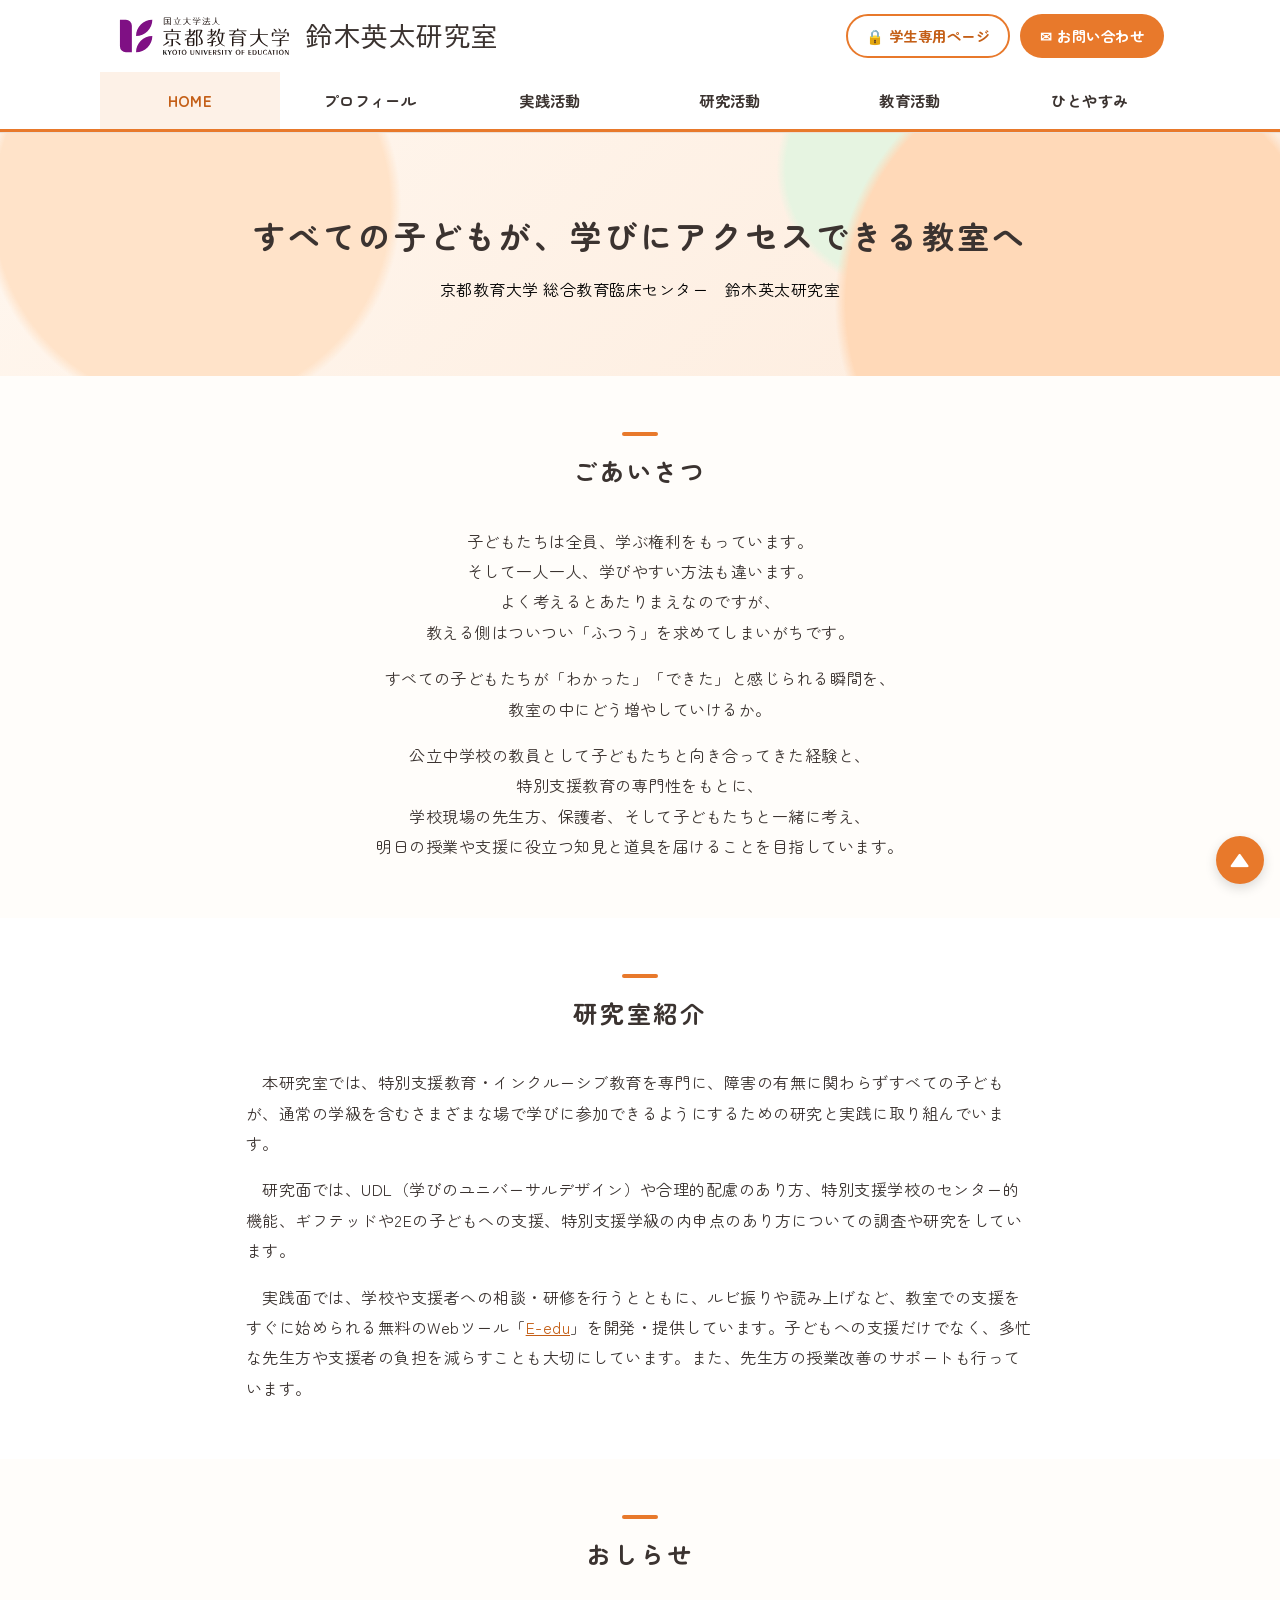
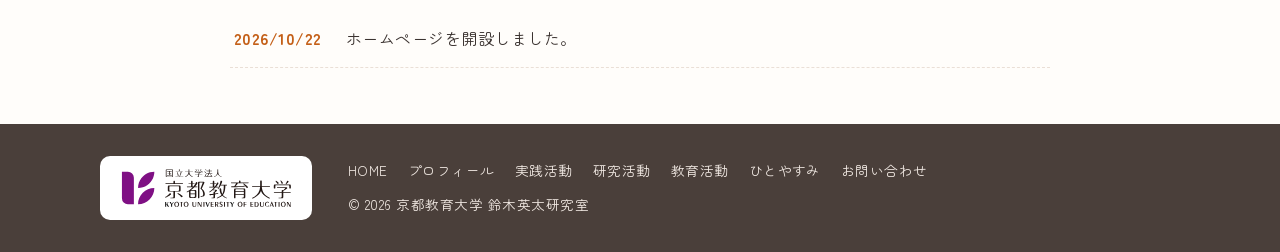
<file: index.html>
<!doctype html>
<html lang="ja">
<head>
<meta charset="utf-8">
<meta name="viewport" content="width=device-width, initial-scale=1">
<title>鈴木英太研究室｜京都教育大学</title>
<meta name="description" content="京都教育大学 総合教育臨床センターの鈴木英太研究室です。特別支援教育・インクルーシブ教育の研究と実践を通して、すべての子どもが学びにアクセスできる教室をめざしています。">
<meta property="og:type" content="website">
<meta property="og:site_name" content="鈴木英太研究室">
<meta property="og:locale" content="ja_JP">
<meta property="og:title" content="鈴木英太研究室｜京都教育大学">
<meta property="og:description" content="京都教育大学 総合教育臨床センターの鈴木英太研究室です。特別支援教育・インクルーシブ教育の研究と実践を通して、すべての子どもが学びにアクセスできる教室をめざしています。">
<meta property="og:url" content="https://lab.e-edu.jp/">
<meta property="og:image" content="https://lab.e-edu.jp/assets/ogp.png">
<meta property="og:image:width" content="1200">
<meta property="og:image:height" content="630">
<meta name="twitter:card" content="summary_large_image">
<link rel="preconnect" href="https://fonts.googleapis.com">
<link rel="preconnect" href="https://fonts.gstatic.com" crossorigin>
<link href="https://fonts.googleapis.com/css2?family=Zen+Maru+Gothic:wght@400;700&family=Shippori+Mincho:wght@600&family=BIZ+UDPGothic:wght@400&display=swap" rel="stylesheet">
<link rel="icon" href="/favicon.ico" sizes="48x48">
<link rel="icon" type="image/png" href="/assets/icon-192.png" sizes="192x192">
<link rel="apple-touch-icon" href="/assets/apple-touch-icon.png">
<link rel="stylesheet" href="/assets/style.css">
</head>
<body id="top">

<header class="site-header">
  <div class="header-inner">
    <a class="brand" href="/"><img src="/assets/kyokyo-logo.svg" alt="国立大学法人 京都教育大学" width="176" height="44"><strong>鈴木英太研究室</strong></a>
    <div class="header-actions">
      <a class="student-btn" href="/student/">🔒 学生専用ページ</a>
      <a class="contact-btn" href="/contact/">✉ お問い合わせ</a>
    </div>
    <button class="menu-toggle" type="button" aria-label="メニューを開く" aria-expanded="false">☰</button>
  </div>
  <nav class="global-nav" aria-label="メインメニュー">
    <ul>
      <li><a href="/" aria-current="page">HOME</a></li>
      <li><a href="/profile/">プロフィール</a></li>
      <li><a href="/practice/">実践活動</a></li>
      <li><a href="/research/">研究活動</a></li>
      <li><a href="/education/">教育活動</a></li>
      <li><a href="/hitoyasumi/">ひとやすみ</a></li>
      <li class="sp-only"><a href="/student/">学生専用ページ</a></li>
      <li class="sp-only"><a href="/contact/">お問い合わせ</a></li>
    </ul>
  </nav>
</header>

<main>
<div class="hero">
  <p class="lead">すべての子どもが、<br class="sp-br">学びにアクセスできる教室へ</p>
  <p class="sub">京都教育大学 総合教育臨床センター　鈴木英太研究室</p>
</div>

<section>
  <div class="wrap prose center">
    <h2>ごあいさつ</h2>
    <p>子どもたちは全員、学ぶ権利をもっています。<br>そして一人一人、学びやすい方法も違います。<br>よく考えるとあたりまえなのですが、<br>教える側はついつい「ふつう」を求めてしまいがちです。</p>
    <p>すべての子どもたちが「わかった」「できた」と感じられる瞬間を、<br>教室の中にどう増やしていけるか。</p>
    <p>公立中学校の教員として子どもたちと向き合ってきた経験と、<br>特別支援教育の専門性をもとに、<br>学校現場の先生方、保護者、そして子どもたちと一緒に考え、<br>明日の授業や支援に役立つ知見と道具を届けることを目指しています。</p>
  </div>
</section>

<section>
  <div class="wrap prose">
    <h2>研究室紹介</h2>
    <p>　本研究室では、特別支援教育・インクルーシブ教育を専門に、障害の有無に関わらずすべての子どもが、通常の学級を含むさまざまな場で学びに参加できるようにするための研究と実践に取り組んでいます。</p>
    <p>　研究面では、UDL（学びのユニバーサルデザイン）や合理的配慮のあり方、特別支援学校のセンター的機能、ギフテッドや2Eの子どもへの支援、特別支援学級の内申点のあり方についての調査や研究をしています。</p>
    <p>　実践面では、学校や支援者への相談・研修を行うとともに、ルビ振りや読み上げなど、教室での支援をすぐに始められる無料のWebツール「<a href="https://e-edu.jp/" target="_blank" rel="noopener">E-edu</a>」を開発・提供しています。子どもへの支援だけでなく、多忙な先生方や支援者の負担を減らすことも大切にしています。また、先生方の授業改善のサポートも行っています。</p>
  </div>
</section>

<section>
  <div class="wrap">
    <h2>おしらせ</h2>
    <ul class="news">
      <li><time datetime="2026-10-22">2026/10/22</time><span>ホームページを開設しました。</span></li>
    </ul>
  </div>
</section>

</main>

<footer class="site-footer">
<div class="footer-inner">
  <a class="banner-link" href="https://www.kyokyo-u.ac.jp/" target="_blank" rel="noopener"><img src="/assets/kyokyo-logo.svg" alt="国立大学法人 京都教育大学（公式サイトへ）" width="176" height="44"></a>
  <div class="footer-main">
  <nav>
      <a href="/">HOME</a>
      <a href="/profile/">プロフィール</a>
      <a href="/practice/">実践活動</a>
      <a href="/research/">研究活動</a>
      <a href="/education/">教育活動</a>
      <a href="/hitoyasumi/">ひとやすみ</a>
      <a href="/contact/">お問い合わせ</a>
  </nav>
  <p>&copy; 2026 京都教育大学 鈴木英太研究室</p>
  </div>
</div>
</footer>

<a class="to-top" href="#top" aria-label="ページの先頭へ">▲</a>
<script src="/assets/menu.js"></script>
</body>
</html>
</file>
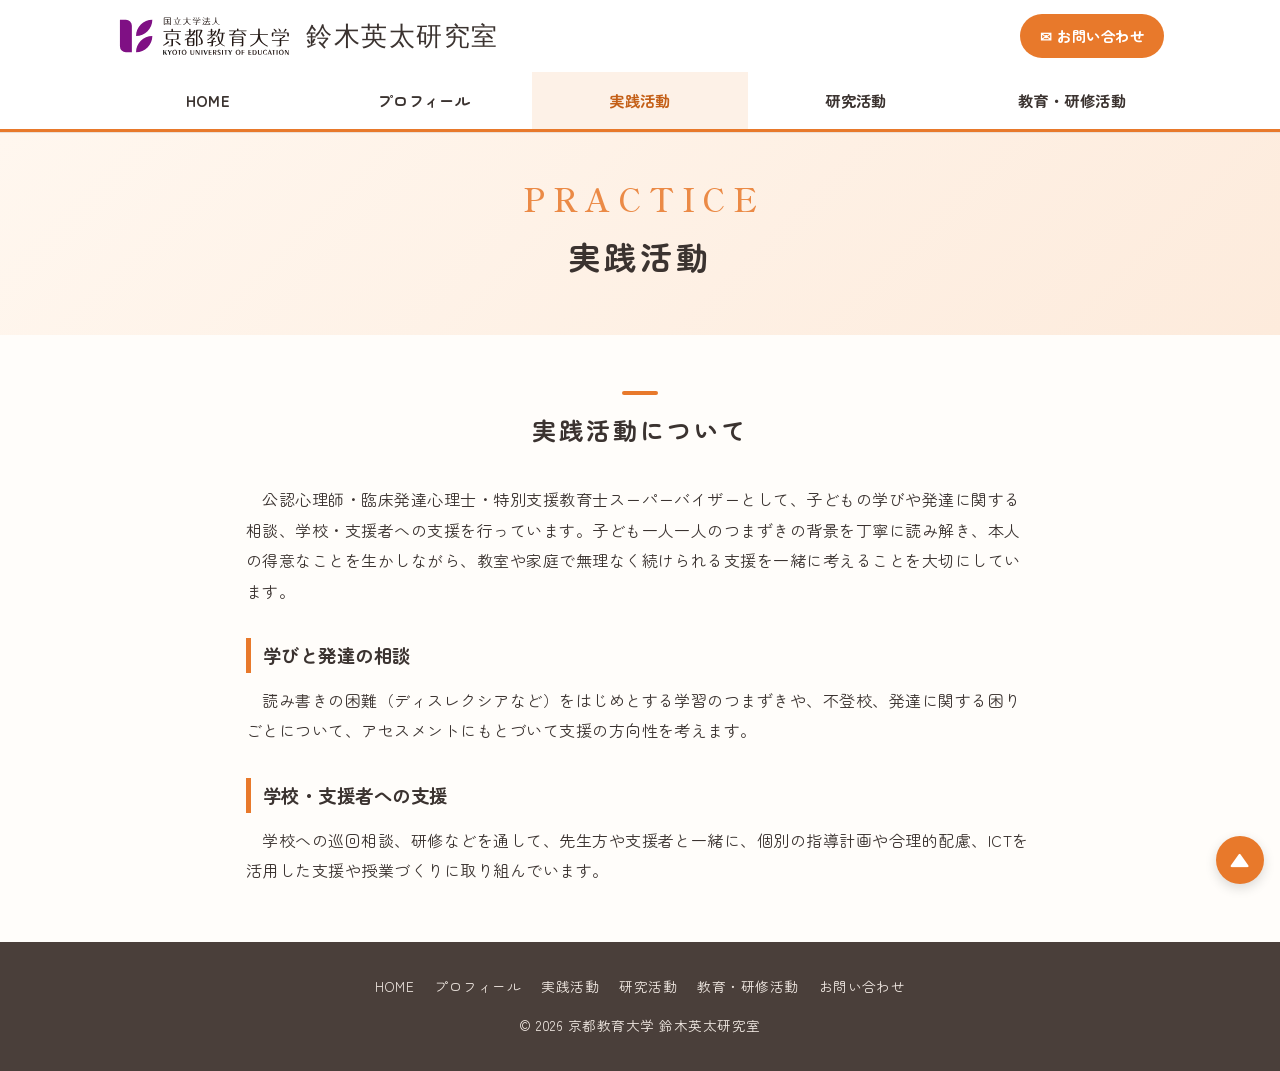
<file: clinical/index.html>
<!doctype html>
<html lang="ja">
<head>
<meta charset="utf-8">
<meta name="viewport" content="width=device-width, initial-scale=1">
<!-- 本文が仮のあいだは検索結果に出さない。本公開のときにこの行を消す -->
<meta name="robots" content="noindex">
<title>実践活動 | 鈴木英太研究室｜京都教育大学</title>
<meta name="description" content="京都教育大学 教育創生リージョナルセンター機構 鈴木英太研究室のホームページです。特別支援教育・インクルーシブ教育に関する研究・臨床・教育活動を紹介しています。">
<link rel="preconnect" href="https://fonts.googleapis.com">
<link rel="preconnect" href="https://fonts.gstatic.com" crossorigin>
<link href="https://fonts.googleapis.com/css2?family=Zen+Maru+Gothic:wght@400;700&family=Shippori+Mincho:wght@600&display=swap" rel="stylesheet">
<link rel="stylesheet" href="/assets/style.css">
</head>
<body id="top">

<header class="site-header">
  <div class="header-inner">
    <a class="brand" href="/"><img src="/assets/kyokyo-logo.svg" alt="国立大学法人 京都教育大学" width="176" height="44"><strong>鈴木英太研究室</strong></a>
    <a class="contact-btn" href="/contact/">✉ お問い合わせ</a>
    <button class="menu-toggle" type="button" aria-label="メニューを開く" aria-expanded="false">☰</button>
  </div>
  <nav class="global-nav" aria-label="メインメニュー">
    <ul>
      <li><a href="/">HOME</a></li>
      <li><a href="/profile/">プロフィール</a></li>
      <li><a href="/clinical/" aria-current="page">実践活動</a></li>
      <li><a href="/research/">研究活動</a></li>
      <li><a href="/education/">教育・研修活動</a></li>
      <li class="sp-only"><a href="/contact/">お問い合わせ</a></li>
    </ul>
  </nav>
</header>

<main>
<div class="page-title"><p>PRACTICE</p><h1>実践活動</h1></div>
<section>
  <div class="wrap prose">
    <h2>実践活動について</h2>
    <p>　公認心理師・臨床発達心理士・特別支援教育士スーパーバイザーとして、子どもの学びや発達に関する相談、学校・支援者への支援を行っています。子ども一人一人のつまずきの背景を丁寧に読み解き、本人の得意なことを生かしながら、教室や家庭で無理なく続けられる支援を一緒に考えることを大切にしています。</p>
    <h3>学びと発達の相談</h3>
    <p>　読み書きの困難（ディスレクシアなど）をはじめとする学習のつまずきや、不登校、発達に関する困りごとについて、アセスメントにもとづいて支援の方向性を考えます。</p>
    <h3>学校・支援者への支援</h3>
    <p>　学校への巡回相談、研修などを通して、先生方や支援者と一緒に、個別の指導計画や合理的配慮、ICTを活用した支援や授業づくりに取り組んでいます。</p>
  </div>
</section>
</main>

<footer class="site-footer">
  <nav>
      <a href="/">HOME</a>
      <a href="/profile/">プロフィール</a>
      <a href="/clinical/">実践活動</a>
      <a href="/research/">研究活動</a>
      <a href="/education/">教育・研修活動</a>
      <a href="/contact/">お問い合わせ</a>
  </nav>
  <p>&copy; 2026 京都教育大学 鈴木英太研究室</p>
</footer>

<a class="to-top" href="#top" aria-label="ページの先頭へ">▲</a>
<script src="/assets/menu.js"></script>
</body>
</html>
</file>
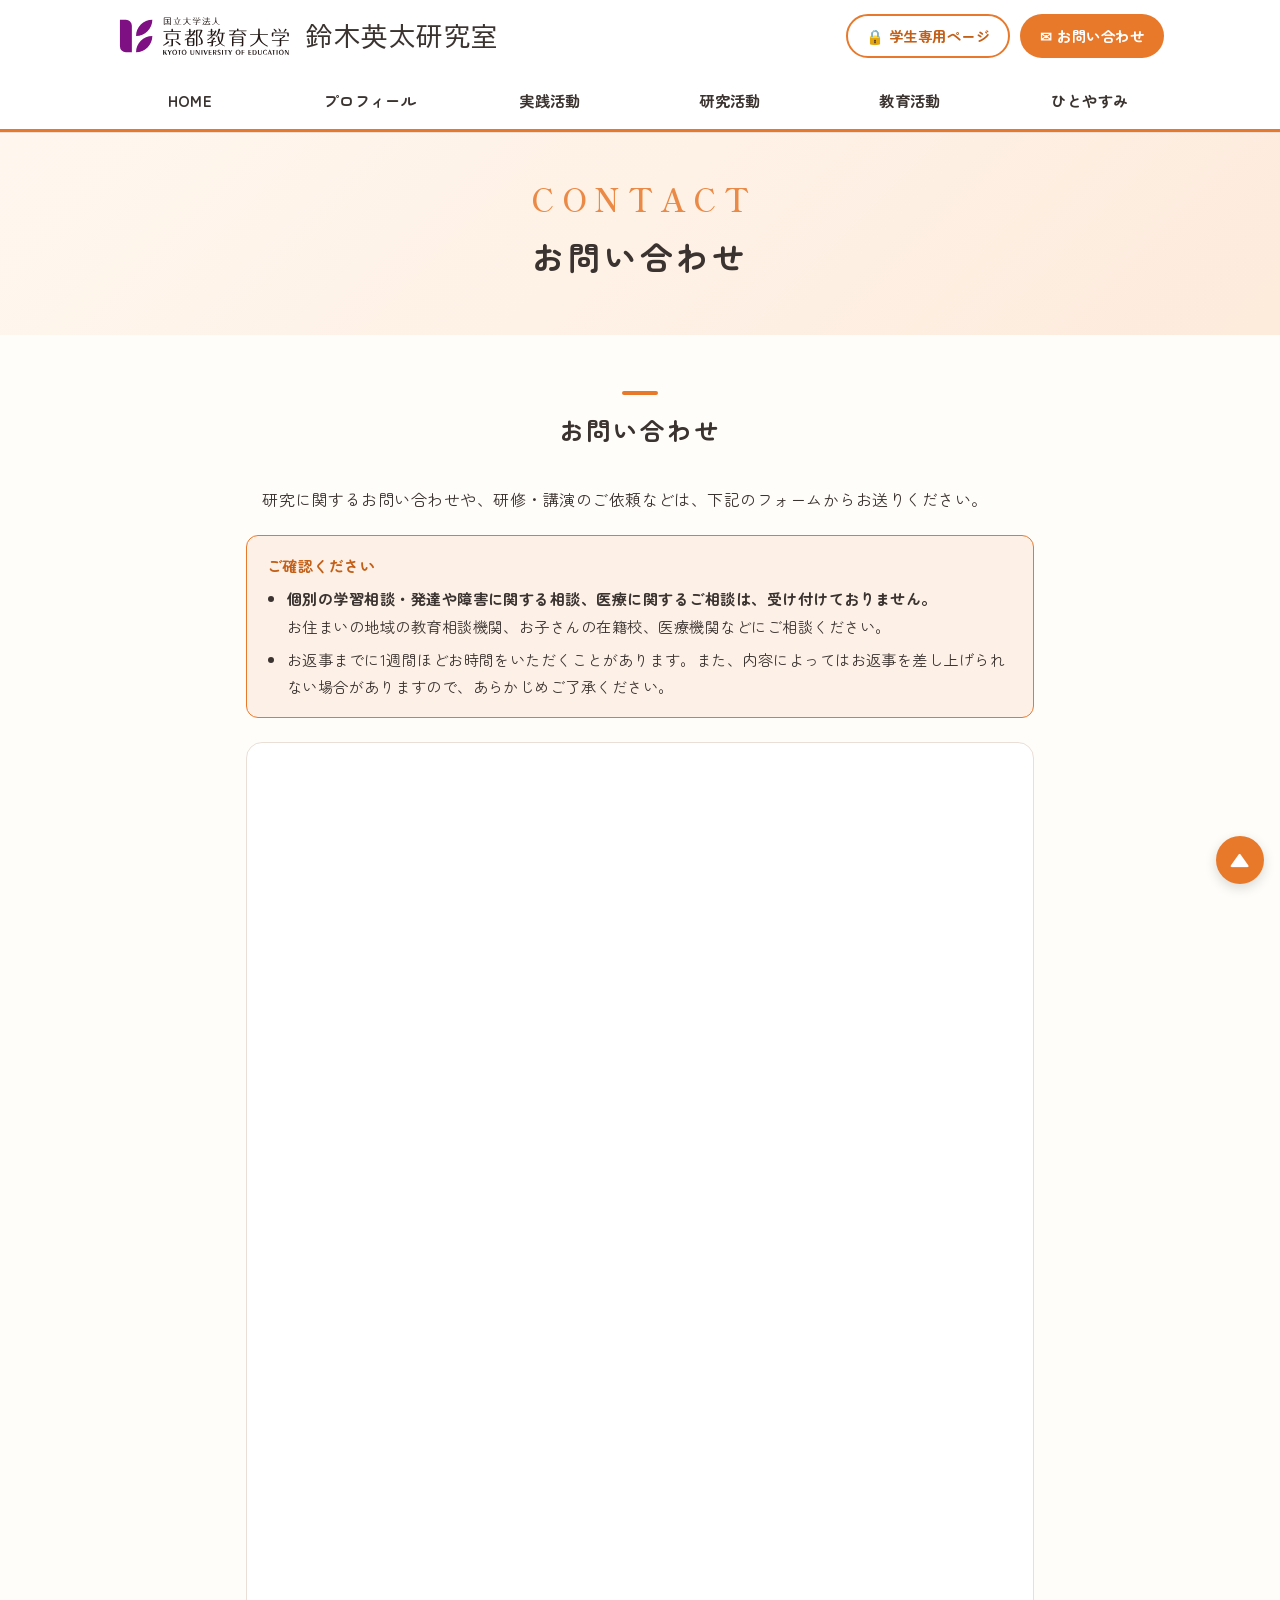
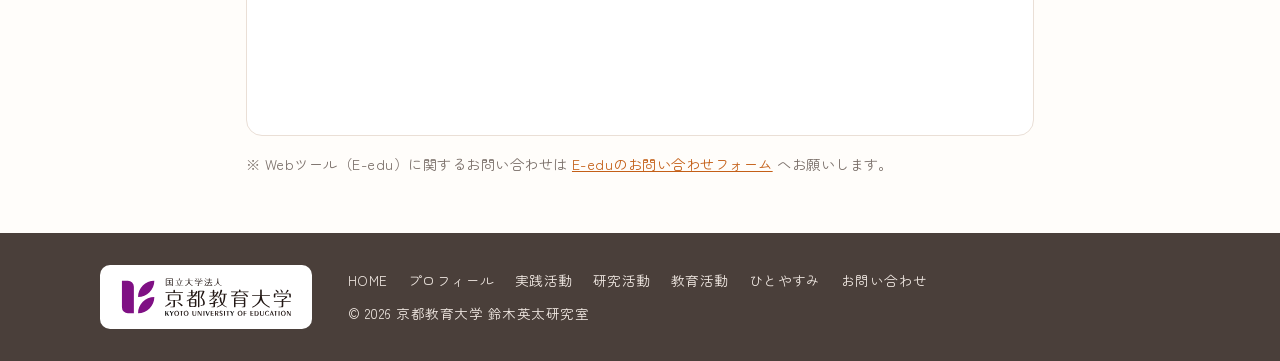
<file: contact/index.html>
<!doctype html>
<html lang="ja">
<head>
<meta charset="utf-8">
<meta name="viewport" content="width=device-width, initial-scale=1">
<title>お問い合わせ | 鈴木英太研究室｜京都教育大学</title>
<meta name="description" content="研究や研修・講演のご依頼のお問い合わせフォームです。個別の学習相談・医療相談はお受けしていません。">
<meta property="og:type" content="website">
<meta property="og:site_name" content="鈴木英太研究室">
<meta property="og:locale" content="ja_JP">
<meta property="og:title" content="お問い合わせ | 鈴木英太研究室｜京都教育大学">
<meta property="og:description" content="研究や研修・講演のご依頼のお問い合わせフォームです。個別の学習相談・医療相談はお受けしていません。">
<meta property="og:url" content="https://lab.e-edu.jp/contact/">
<meta property="og:image" content="https://lab.e-edu.jp/assets/ogp.png">
<meta property="og:image:width" content="1200">
<meta property="og:image:height" content="630">
<meta name="twitter:card" content="summary_large_image">
<link rel="preconnect" href="https://fonts.googleapis.com">
<link rel="preconnect" href="https://fonts.gstatic.com" crossorigin>
<link href="https://fonts.googleapis.com/css2?family=Zen+Maru+Gothic:wght@400;700&family=Shippori+Mincho:wght@600&family=BIZ+UDPGothic:wght@400&display=swap" rel="stylesheet">
<link rel="icon" href="/favicon.ico" sizes="48x48">
<link rel="icon" type="image/png" href="/assets/icon-192.png" sizes="192x192">
<link rel="apple-touch-icon" href="/assets/apple-touch-icon.png">
<link rel="stylesheet" href="/assets/style.css">
</head>
<body id="top">

<header class="site-header">
  <div class="header-inner">
    <a class="brand" href="/"><img src="/assets/kyokyo-logo.svg" alt="国立大学法人 京都教育大学" width="176" height="44"><strong>鈴木英太研究室</strong></a>
    <div class="header-actions">
      <a class="student-btn" href="/student/">🔒 学生専用ページ</a>
      <a class="contact-btn" href="/contact/">✉ お問い合わせ</a>
    </div>
    <button class="menu-toggle" type="button" aria-label="メニューを開く" aria-expanded="false">☰</button>
  </div>
  <nav class="global-nav" aria-label="メインメニュー">
    <ul>
      <li><a href="/">HOME</a></li>
      <li><a href="/profile/">プロフィール</a></li>
      <li><a href="/practice/">実践活動</a></li>
      <li><a href="/research/">研究活動</a></li>
      <li><a href="/education/">教育活動</a></li>
      <li><a href="/hitoyasumi/">ひとやすみ</a></li>
      <li class="sp-only"><a href="/student/">学生専用ページ</a></li>
      <li class="sp-only"><a href="/contact/">お問い合わせ</a></li>
    </ul>
  </nav>
</header>

<main>
<div class="page-title"><p>CONTACT</p><h1>お問い合わせ</h1></div>
<section>
  <div class="wrap prose">
    <h2>お問い合わせ</h2>
    <p>　研究に関するお問い合わせや、研修・講演のご依頼などは、下記のフォームからお送りください。</p>
    <div class="notice">
      <p class="notice-title">ご確認ください</p>
      <ul>
        <li><strong>個別の学習相談・発達や障害に関する相談、医療に関するご相談は、受け付けておりません。</strong><br>お住まいの地域の教育相談機関、お子さんの在籍校、医療機関などにご相談ください。</li>
        <li>お返事までに1週間ほどお時間をいただくことがあります。また、内容によってはお返事を差し上げられない場合がありますので、あらかじめご了承ください。</li>
      </ul>
    </div>
    <!-- Googleフォームの「送信 → <> 埋め込む」で出るURLを src に入れる。例: https://docs.google.com/forms/d/e/〜/viewform?embedded=true -->
    <div class="form-slot">
      <iframe src="https://docs.google.com/forms/d/e/1FAIpQLSfrQYfJ-Hk1lBRbp_rBwxyNOXT5vaoajk2DFWcFRo18Neovtw/viewform?embedded=true" title="お問い合わせフォーム" loading="lazy">フォームを読み込み中…</iframe>
    </div>
    <p class="note">※ Webツール（E-edu）に関するお問い合わせは <a href="https://e-edu.jp/contact.html" target="_blank" rel="noopener">E-eduのお問い合わせフォーム</a> へお願いします。</p>
  </div>
</section>
</main>

<footer class="site-footer">
<div class="footer-inner">
  <a class="banner-link" href="https://www.kyokyo-u.ac.jp/" target="_blank" rel="noopener"><img src="/assets/kyokyo-logo.svg" alt="国立大学法人 京都教育大学（公式サイトへ）" width="176" height="44"></a>
  <div class="footer-main">
  <nav>
      <a href="/">HOME</a>
      <a href="/profile/">プロフィール</a>
      <a href="/practice/">実践活動</a>
      <a href="/research/">研究活動</a>
      <a href="/education/">教育活動</a>
      <a href="/hitoyasumi/">ひとやすみ</a>
      <a href="/contact/">お問い合わせ</a>
  </nav>
  <p>&copy; 2026 京都教育大学 鈴木英太研究室</p>
  </div>
</div>
</footer>

<a class="to-top" href="#top" aria-label="ページの先頭へ">▲</a>
<script src="/assets/menu.js"></script>
</body>
</html>
</file>
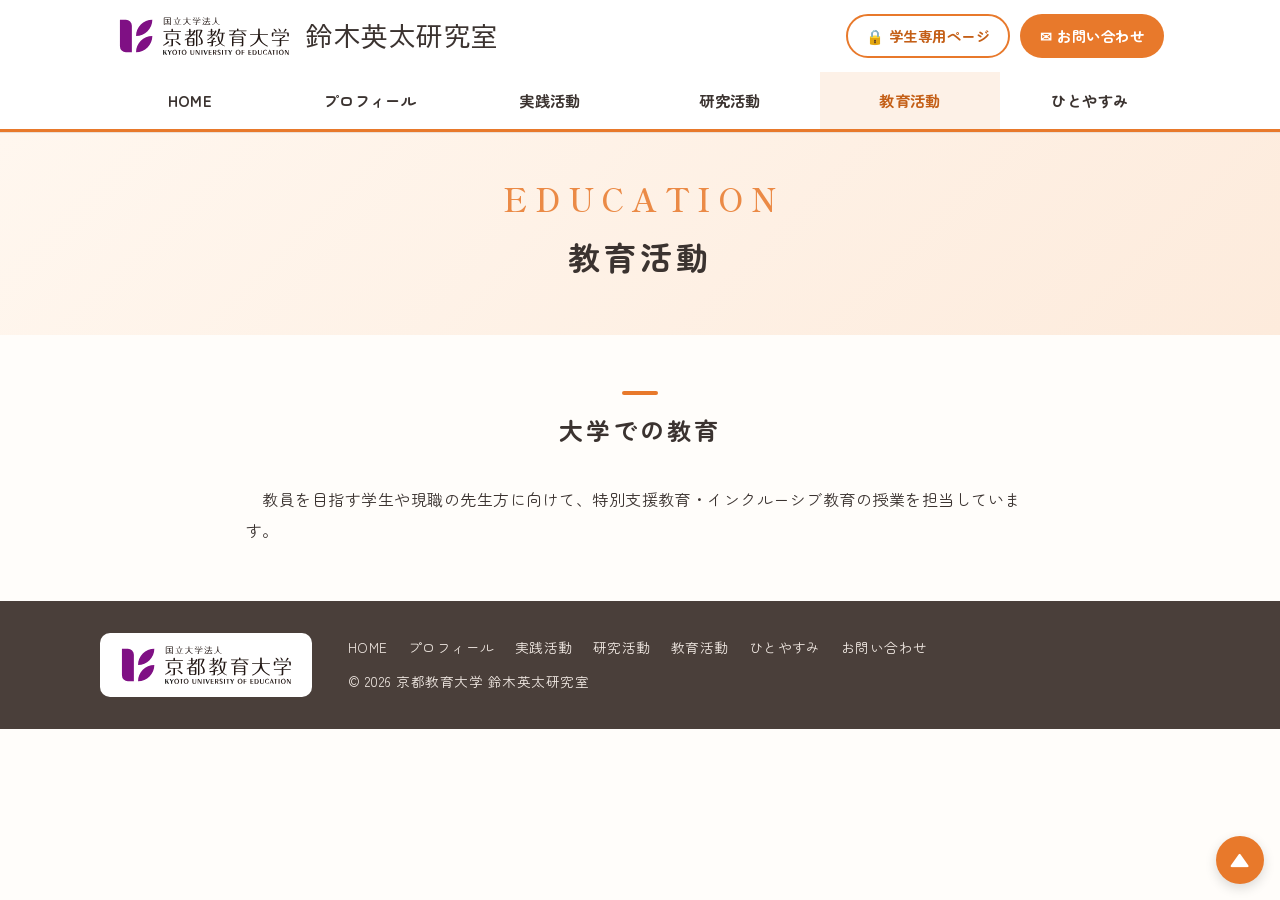
<file: education/index.html>
<!doctype html>
<html lang="ja">
<head>
<meta charset="utf-8">
<meta name="viewport" content="width=device-width, initial-scale=1">
<title>教育活動 | 鈴木英太研究室｜京都教育大学</title>
<meta name="description" content="京都教育大学での、特別支援教育・インクルーシブ教育の授業についてのページです。">
<meta property="og:type" content="website">
<meta property="og:site_name" content="鈴木英太研究室">
<meta property="og:locale" content="ja_JP">
<meta property="og:title" content="教育活動 | 鈴木英太研究室｜京都教育大学">
<meta property="og:description" content="京都教育大学での、特別支援教育・インクルーシブ教育の授業についてのページです。">
<meta property="og:url" content="https://lab.e-edu.jp/education/">
<meta property="og:image" content="https://lab.e-edu.jp/assets/ogp.png">
<meta property="og:image:width" content="1200">
<meta property="og:image:height" content="630">
<meta name="twitter:card" content="summary_large_image">
<link rel="preconnect" href="https://fonts.googleapis.com">
<link rel="preconnect" href="https://fonts.gstatic.com" crossorigin>
<link href="https://fonts.googleapis.com/css2?family=Zen+Maru+Gothic:wght@400;700&family=Shippori+Mincho:wght@600&family=BIZ+UDPGothic:wght@400&display=swap" rel="stylesheet">
<link rel="icon" href="/favicon.ico" sizes="48x48">
<link rel="icon" type="image/png" href="/assets/icon-192.png" sizes="192x192">
<link rel="apple-touch-icon" href="/assets/apple-touch-icon.png">
<link rel="stylesheet" href="/assets/style.css">
</head>
<body id="top">

<header class="site-header">
  <div class="header-inner">
    <a class="brand" href="/"><img src="/assets/kyokyo-logo.svg" alt="国立大学法人 京都教育大学" width="176" height="44"><strong>鈴木英太研究室</strong></a>
    <div class="header-actions">
      <a class="student-btn" href="/student/">🔒 学生専用ページ</a>
      <a class="contact-btn" href="/contact/">✉ お問い合わせ</a>
    </div>
    <button class="menu-toggle" type="button" aria-label="メニューを開く" aria-expanded="false">☰</button>
  </div>
  <nav class="global-nav" aria-label="メインメニュー">
    <ul>
      <li><a href="/">HOME</a></li>
      <li><a href="/profile/">プロフィール</a></li>
      <li><a href="/practice/">実践活動</a></li>
      <li><a href="/research/">研究活動</a></li>
      <li><a href="/education/" aria-current="page">教育活動</a></li>
      <li><a href="/hitoyasumi/">ひとやすみ</a></li>
      <li class="sp-only"><a href="/student/">学生専用ページ</a></li>
      <li class="sp-only"><a href="/contact/">お問い合わせ</a></li>
    </ul>
  </nav>
</header>

<main>
<div class="page-title"><p>EDUCATION</p><h1>教育活動</h1></div>
<section>
  <div class="wrap prose">
    <h2>大学での教育</h2>
    <p>　教員を目指す学生や現職の先生方に向けて、特別支援教育・インクルーシブ教育の授業を担当しています。</p>
  </div>
</section>
</main>

<footer class="site-footer">
<div class="footer-inner">
  <a class="banner-link" href="https://www.kyokyo-u.ac.jp/" target="_blank" rel="noopener"><img src="/assets/kyokyo-logo.svg" alt="国立大学法人 京都教育大学（公式サイトへ）" width="176" height="44"></a>
  <div class="footer-main">
  <nav>
      <a href="/">HOME</a>
      <a href="/profile/">プロフィール</a>
      <a href="/practice/">実践活動</a>
      <a href="/research/">研究活動</a>
      <a href="/education/">教育活動</a>
      <a href="/hitoyasumi/">ひとやすみ</a>
      <a href="/contact/">お問い合わせ</a>
  </nav>
  <p>&copy; 2026 京都教育大学 鈴木英太研究室</p>
  </div>
</div>
</footer>

<a class="to-top" href="#top" aria-label="ページの先頭へ">▲</a>
<script src="/assets/menu.js"></script>
</body>
</html>
</file>
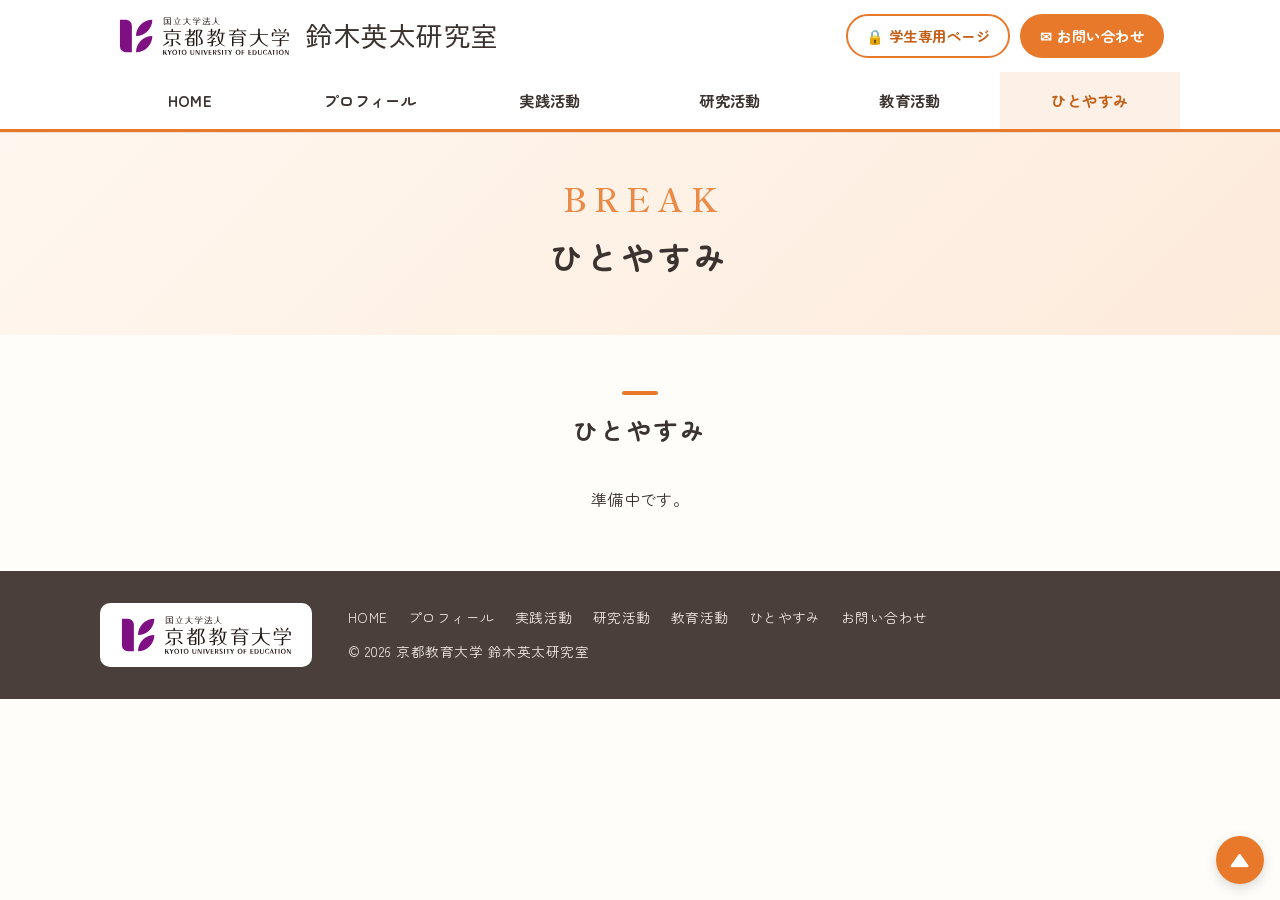
<file: hitoyasumi/index.html>
<!doctype html>
<html lang="ja">
<head>
<meta charset="utf-8">
<meta name="viewport" content="width=device-width, initial-scale=1">
<title>ひとやすみ | 鈴木英太研究室｜京都教育大学</title>
<meta name="description" content="鈴木英太研究室の「ひとやすみ」ページです。">
<meta property="og:type" content="website">
<meta property="og:site_name" content="鈴木英太研究室">
<meta property="og:locale" content="ja_JP">
<meta property="og:title" content="ひとやすみ | 鈴木英太研究室｜京都教育大学">
<meta property="og:description" content="鈴木英太研究室の「ひとやすみ」ページです。">
<meta property="og:url" content="https://lab.e-edu.jp/hitoyasumi/">
<meta property="og:image" content="https://lab.e-edu.jp/assets/ogp.png">
<meta property="og:image:width" content="1200">
<meta property="og:image:height" content="630">
<meta name="twitter:card" content="summary_large_image">
<link rel="preconnect" href="https://fonts.googleapis.com">
<link rel="preconnect" href="https://fonts.gstatic.com" crossorigin>
<link href="https://fonts.googleapis.com/css2?family=Zen+Maru+Gothic:wght@400;700&family=Shippori+Mincho:wght@600&family=BIZ+UDPGothic:wght@400&display=swap" rel="stylesheet">
<link rel="icon" href="/favicon.ico" sizes="48x48">
<link rel="icon" type="image/png" href="/assets/icon-192.png" sizes="192x192">
<link rel="apple-touch-icon" href="/assets/apple-touch-icon.png">
<link rel="stylesheet" href="/assets/style.css">
</head>
<body id="top">

<header class="site-header">
  <div class="header-inner">
    <a class="brand" href="/"><img src="/assets/kyokyo-logo.svg" alt="国立大学法人 京都教育大学" width="176" height="44"><strong>鈴木英太研究室</strong></a>
    <div class="header-actions">
      <a class="student-btn" href="/student/">🔒 学生専用ページ</a>
      <a class="contact-btn" href="/contact/">✉ お問い合わせ</a>
    </div>
    <button class="menu-toggle" type="button" aria-label="メニューを開く" aria-expanded="false">☰</button>
  </div>
  <nav class="global-nav" aria-label="メインメニュー">
    <ul>
      <li><a href="/">HOME</a></li>
      <li><a href="/profile/">プロフィール</a></li>
      <li><a href="/practice/">実践活動</a></li>
      <li><a href="/research/">研究活動</a></li>
      <li><a href="/education/">教育活動</a></li>
      <li><a href="/hitoyasumi/" aria-current="page">ひとやすみ</a></li>
      <li class="sp-only"><a href="/student/">学生専用ページ</a></li>
      <li class="sp-only"><a href="/contact/">お問い合わせ</a></li>
    </ul>
  </nav>
</header>

<main>
<div class="page-title"><p>BREAK</p><h1>ひとやすみ</h1></div>
<section>
  <div class="wrap prose center">
    <h2>ひとやすみ</h2>
    <p>準備中です。</p>
  </div>
</section>
</main>

<footer class="site-footer">
<div class="footer-inner">
  <a class="banner-link" href="https://www.kyokyo-u.ac.jp/" target="_blank" rel="noopener"><img src="/assets/kyokyo-logo.svg" alt="国立大学法人 京都教育大学（公式サイトへ）" width="176" height="44"></a>
  <div class="footer-main">
  <nav>
      <a href="/">HOME</a>
      <a href="/profile/">プロフィール</a>
      <a href="/practice/">実践活動</a>
      <a href="/research/">研究活動</a>
      <a href="/education/">教育活動</a>
      <a href="/hitoyasumi/">ひとやすみ</a>
      <a href="/contact/">お問い合わせ</a>
  </nav>
  <p>&copy; 2026 京都教育大学 鈴木英太研究室</p>
  </div>
</div>
</footer>

<a class="to-top" href="#top" aria-label="ページの先頭へ">▲</a>
<script src="/assets/menu.js"></script>
</body>
</html>
</file>
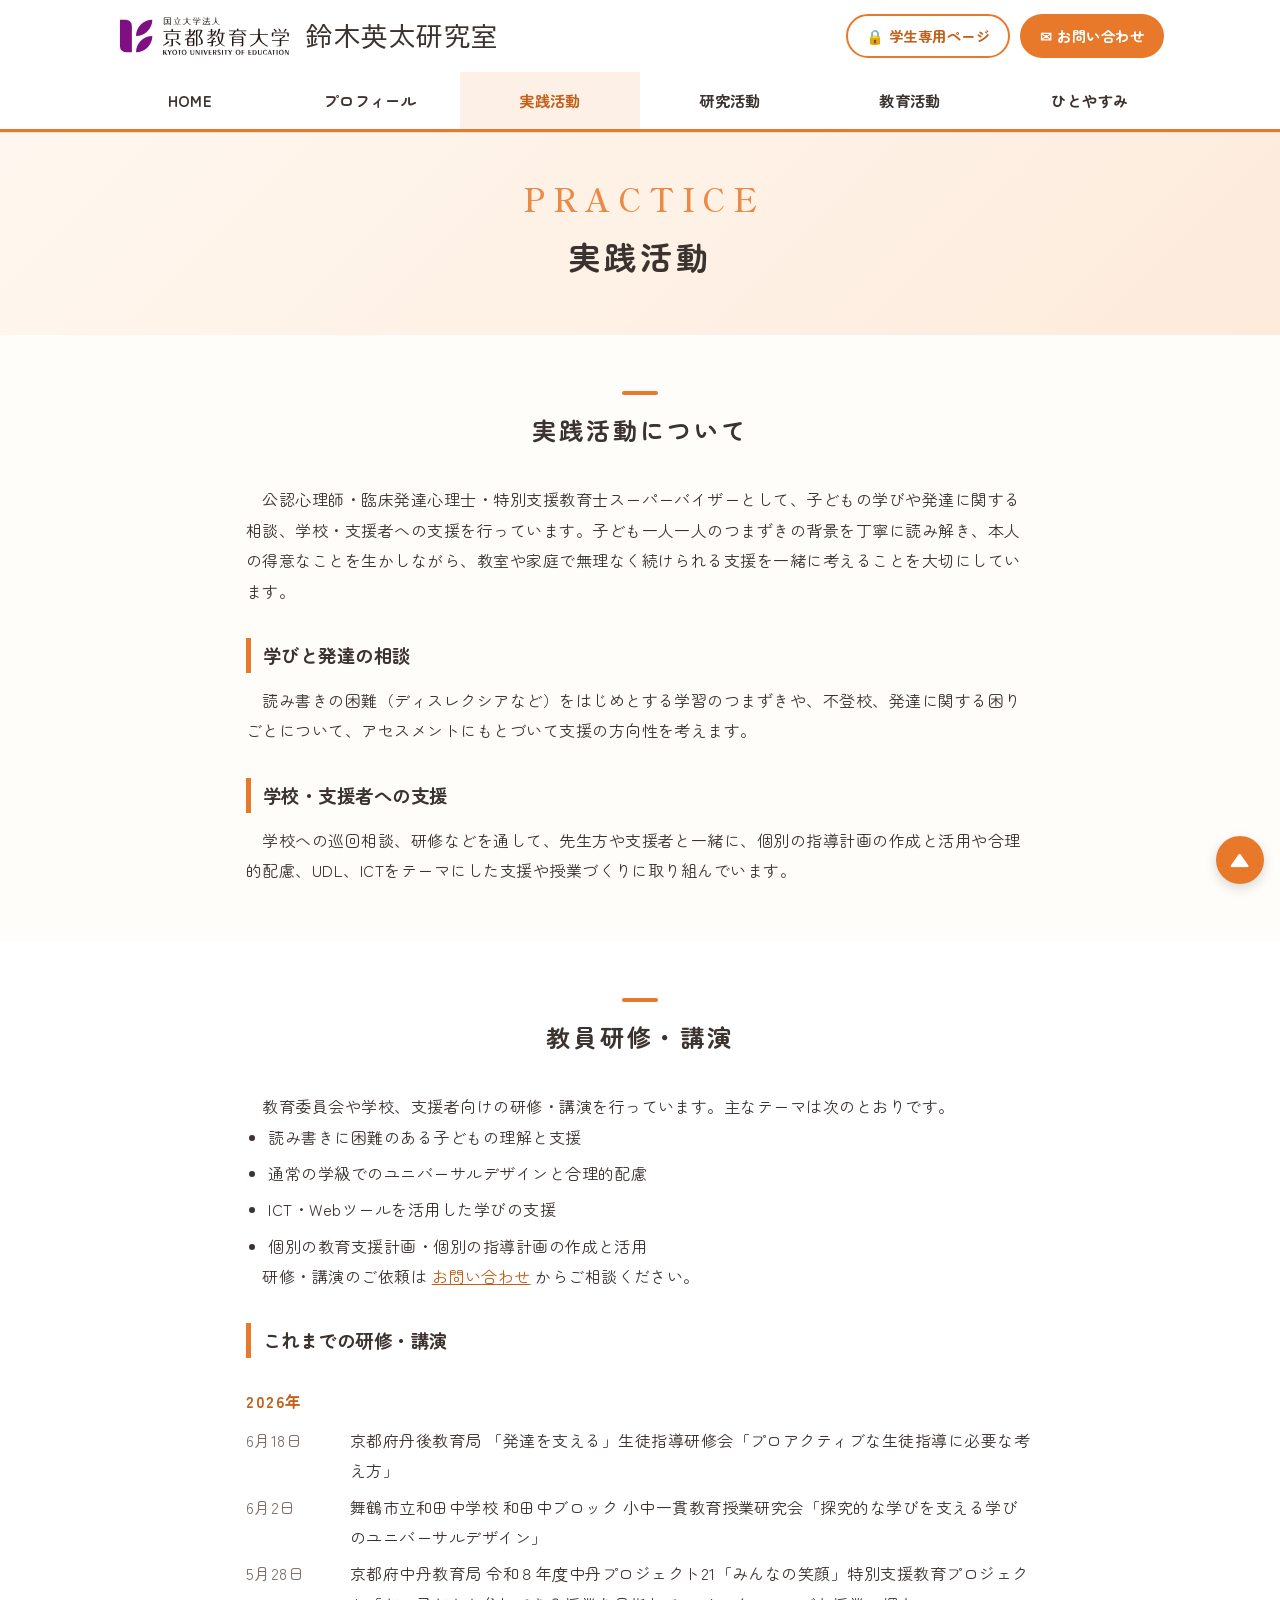
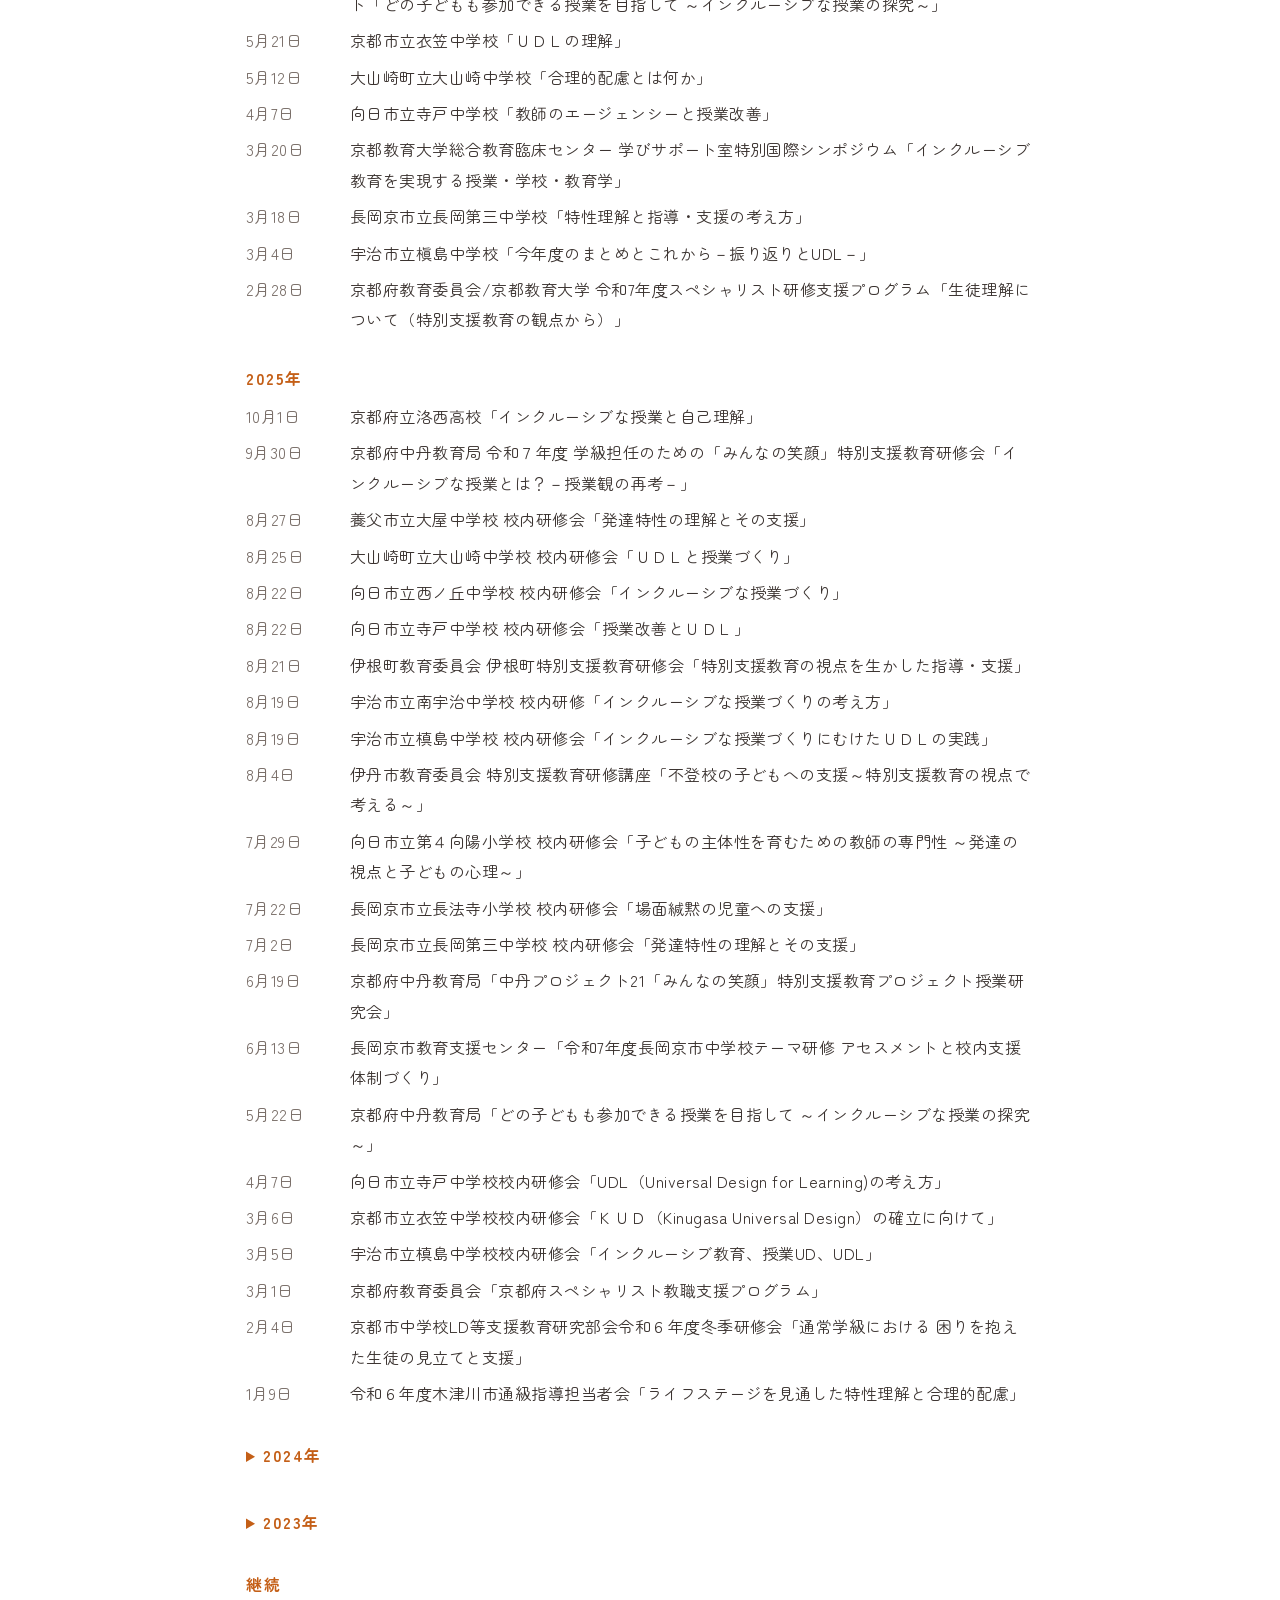
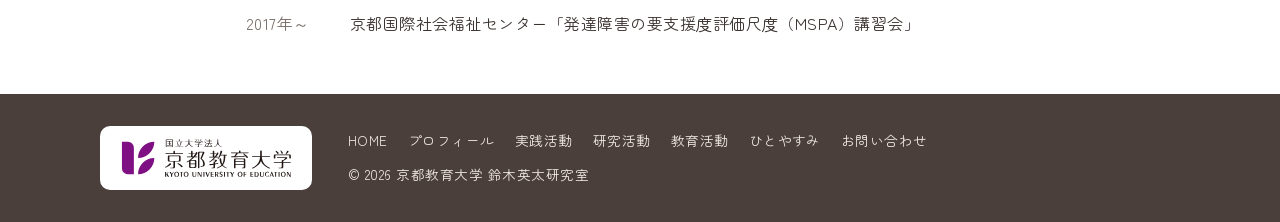
<file: practice/index.html>
<!doctype html>
<html lang="ja">
<head>
<meta charset="utf-8">
<meta name="viewport" content="width=device-width, initial-scale=1">
<title>実践活動 | 鈴木英太研究室｜京都教育大学</title>
<meta name="description" content="学びと発達の相談、学校・支援者への支援、教員研修・講演の実績です。UDL、合理的配慮、個別の指導計画などをテーマにしています。">
<meta property="og:type" content="website">
<meta property="og:site_name" content="鈴木英太研究室">
<meta property="og:locale" content="ja_JP">
<meta property="og:title" content="実践活動 | 鈴木英太研究室｜京都教育大学">
<meta property="og:description" content="学びと発達の相談、学校・支援者への支援、教員研修・講演の実績です。UDL、合理的配慮、個別の指導計画などをテーマにしています。">
<meta property="og:url" content="https://lab.e-edu.jp/practice/">
<meta property="og:image" content="https://lab.e-edu.jp/assets/ogp.png">
<meta property="og:image:width" content="1200">
<meta property="og:image:height" content="630">
<meta name="twitter:card" content="summary_large_image">
<link rel="preconnect" href="https://fonts.googleapis.com">
<link rel="preconnect" href="https://fonts.gstatic.com" crossorigin>
<link href="https://fonts.googleapis.com/css2?family=Zen+Maru+Gothic:wght@400;700&family=Shippori+Mincho:wght@600&family=BIZ+UDPGothic:wght@400&display=swap" rel="stylesheet">
<link rel="icon" href="/favicon.ico" sizes="48x48">
<link rel="icon" type="image/png" href="/assets/icon-192.png" sizes="192x192">
<link rel="apple-touch-icon" href="/assets/apple-touch-icon.png">
<link rel="stylesheet" href="/assets/style.css">
</head>
<body id="top">

<header class="site-header">
  <div class="header-inner">
    <a class="brand" href="/"><img src="/assets/kyokyo-logo.svg" alt="国立大学法人 京都教育大学" width="176" height="44"><strong>鈴木英太研究室</strong></a>
    <div class="header-actions">
      <a class="student-btn" href="/student/">🔒 学生専用ページ</a>
      <a class="contact-btn" href="/contact/">✉ お問い合わせ</a>
    </div>
    <button class="menu-toggle" type="button" aria-label="メニューを開く" aria-expanded="false">☰</button>
  </div>
  <nav class="global-nav" aria-label="メインメニュー">
    <ul>
      <li><a href="/">HOME</a></li>
      <li><a href="/profile/">プロフィール</a></li>
      <li><a href="/practice/" aria-current="page">実践活動</a></li>
      <li><a href="/research/">研究活動</a></li>
      <li><a href="/education/">教育活動</a></li>
      <li><a href="/hitoyasumi/">ひとやすみ</a></li>
      <li class="sp-only"><a href="/student/">学生専用ページ</a></li>
      <li class="sp-only"><a href="/contact/">お問い合わせ</a></li>
    </ul>
  </nav>
</header>

<main>
<div class="page-title"><p>PRACTICE</p><h1>実践活動</h1></div>
<section>
  <div class="wrap prose">
    <h2>実践活動について</h2>
    <p>　公認心理師・臨床発達心理士・特別支援教育士スーパーバイザーとして、子どもの学びや発達に関する相談、学校・支援者への支援を行っています。子ども一人一人のつまずきの背景を丁寧に読み解き、本人の得意なことを生かしながら、教室や家庭で無理なく続けられる支援を一緒に考えることを大切にしています。</p>
    <h3>学びと発達の相談</h3>
    <p>　読み書きの困難（ディスレクシアなど）をはじめとする学習のつまずきや、不登校、発達に関する困りごとについて、アセスメントにもとづいて支援の方向性を考えます。</p>
    <h3>学校・支援者への支援</h3>
    <p>　学校への巡回相談、研修などを通して、先生方や支援者と一緒に、個別の指導計画の作成と活用や合理的配慮、UDL、ICTをテーマにした支援や授業づくりに取り組んでいます。</p>
  </div>
</section>
<section>
  <div class="wrap prose">
    <h2>教員研修・講演</h2>
    <p>　教育委員会や学校、支援者向けの研修・講演を行っています。主なテーマは次のとおりです。</p>
    <ul class="list">
      <li>読み書きに困難のある子どもの理解と支援</li>
      <li>通常の学級でのユニバーサルデザインと合理的配慮</li>
      <li>ICT・Webツールを活用した学びの支援</li>
      <li>個別の教育支援計画・個別の指導計画の作成と活用</li>
    </ul>
    <p>　研修・講演のご依頼は <a href="/contact/">お問い合わせ</a> からご相談ください。</p>
    <h3>これまでの研修・講演</h3>
    <h4 class="year">2026年</h4>
    <ul class="list no-bullet">
      <li><span class="d">6月18日</span>京都府丹後教育局 「発達を支える」生徒指導研修会「プロアクティブな生徒指導に必要な考え方」</li>
      <li><span class="d">6月2日</span>舞鶴市立和田中学校 和田中ブロック 小中一貫教育授業研究会「探究的な学びを支える学びのユニバーサルデザイン」</li>
      <li><span class="d">5月28日</span>京都府中丹教育局 令和８年度中丹プロジェクト21「みんなの笑顔」特別支援教育プロジェクト「どの子どもも参加できる授業を目指して ～インクルーシブな授業の探究～」</li>
      <li><span class="d">5月21日</span>京都市立衣笠中学校「ＵＤＬの理解」</li>
      <li><span class="d">5月12日</span>大山崎町立大山崎中学校「合理的配慮とは何か」</li>
      <li><span class="d">4月7日</span>向日市立寺戸中学校「教師のエージェンシーと授業改善」</li>
      <li><span class="d">3月20日</span>京都教育大学総合教育臨床センター 学びサポート室特別国際シンポジウム「インクルーシブ教育を実現する授業・学校・教育学」</li>
      <li><span class="d">3月18日</span>長岡京市立長岡第三中学校「特性理解と指導・支援の考え方」</li>
      <li><span class="d">3月4日</span>宇治市立槇島中学校「今年度のまとめとこれから－振り返りとUDL－」</li>
      <li><span class="d">2月28日</span>京都府教育委員会/京都教育大学 令和7年度スペシャリスト研修支援プログラム「生徒理解について（特別支援教育の観点から）」</li>
    </ul>
    <h4 class="year">2025年</h4>
    <ul class="list no-bullet">
      <li><span class="d">10月1日</span>京都府立洛西高校「インクルーシブな授業と自己理解」</li>
      <li><span class="d">9月30日</span>京都府中丹教育局 令和７年度 学級担任のための「みんなの笑顔」特別支援教育研修会「インクルーシブな授業とは？－授業観の再考－」</li>
      <li><span class="d">8月27日</span>養父市立大屋中学校 校内研修会「発達特性の理解とその支援」</li>
      <li><span class="d">8月25日</span>大山崎町立大山崎中学校 校内研修会「ＵＤＬと授業づくり」</li>
      <li><span class="d">8月22日</span>向日市立西ノ丘中学校 校内研修会「インクルーシブな授業づくり」</li>
      <li><span class="d">8月22日</span>向日市立寺戸中学校 校内研修会「授業改善とＵＤＬ」</li>
      <li><span class="d">8月21日</span>伊根町教育委員会 伊根町特別支援教育研修会「特別支援教育の視点を生かした指導・支援」</li>
      <li><span class="d">8月19日</span>宇治市立南宇治中学校 校内研修「インクルーシブな授業づくりの考え方」</li>
      <li><span class="d">8月19日</span>宇治市立槙島中学校 校内研修会「インクルーシブな授業づくりにむけたＵＤＬの実践」</li>
      <li><span class="d">8月4日</span>伊丹市教育委員会 特別支援教育研修講座「不登校の子どもへの支援～特別支援教育の視点で考える～」</li>
      <li><span class="d">7月29日</span>向日市立第４向陽小学校 校内研修会「子どもの主体性を育むための教師の専門性 ～発達の視点と子どもの心理～」</li>
      <li><span class="d">7月22日</span>長岡京市立長法寺小学校 校内研修会「場面緘黙の児童への支援」</li>
      <li><span class="d">7月2日</span>長岡京市立長岡第三中学校 校内研修会「発達特性の理解とその支援」</li>
      <li><span class="d">6月19日</span>京都府中丹教育局「中丹プロジェクト21「みんなの笑顔」特別支援教育プロジェクト授業研究会」</li>
      <li><span class="d">6月13日</span>長岡京市教育支援センター「令和7年度長岡京市中学校テーマ研修 アセスメントと校内支援体制づくり」</li>
      <li><span class="d">5月22日</span>京都府中丹教育局「どの子どもも参加できる授業を目指して ～インクルーシブな授業の探究～」</li>
      <li><span class="d">4月7日</span>向日市立寺戸中学校校内研修会「UDL（Universal Design for Learning)の考え方」</li>
      <li><span class="d">3月6日</span>京都市立衣笠中学校校内研修会「ＫＵＤ（Kinugasa Universal Design）の確立に向けて」</li>
      <li><span class="d">3月5日</span>宇治市立槙島中学校校内研修会「インクルーシブ教育、授業UD、UDL」</li>
      <li><span class="d">3月1日</span>京都府教育委員会「京都府スペシャリスト教職支援プログラム」</li>
      <li><span class="d">2月4日</span>京都市中学校LD等支援教育研究部会令和６年度冬季研修会「通常学級における 困りを抱えた生徒の見立てと支援」</li>
      <li><span class="d">1月9日</span>令和６年度木津川市通級指導担当者会「ライフステージを見通した特性理解と合理的配慮」</li>
    </ul>
    <details class="year-fold">
      <summary>2024年</summary>
    <ul class="list no-bullet">
      <li><span class="d">12月20日</span>京都府中丹教育局令和６年度通級指導担当者交流会「通級による指導の充実と通常の学級との連携のあり方」</li>
      <li><span class="d">12月6日</span>長岡京市放課後児童クラブ指導員研修会「多様な子どもの理解と対応」</li>
      <li><span class="d">12月5日</span>口丹地域府立学校特別支援教育研究協議会「自己理解へのアプローチ」</li>
      <li><span class="d">11月26日</span>令和６年度乙訓特別支援教育研究会「発達特性の理解と合理的配慮」</li>
      <li><span class="d">11月2日</span>京都教育大学「特別支援教育の視点から見た 「学習者主体」の授業づくりの考え方」</li>
      <li><span class="d">10月2日</span>京都府立洛西高等学校 校内研修会「多様な生徒の理解と合理的配慮について」</li>
      <li><span class="d">9月2日</span>たんば地域支援センター 令和６年度八木中学校校内研修会「気づきから支援へつなげる考え方 ～発達の視点を意識する～」</li>
      <li><span class="d">8月21日</span>令和６年度 槙島中学校区小中合同研修会「みんなが参加できる 授業・クラスづくりの理念と実践」</li>
      <li><span class="d">8月20日</span>京都市立衣笠中学校ブロック小中合同研修会「特別な支援を必要とする児童生徒の特性理解と具体的な支援」</li>
      <li><span class="d">8月19日</span>向日市教育委員会 令和6年度向日市教職員研修会（学力向上）「すべての子どもが学ぶ授業づくり」</li>
      <li><span class="d">8月2日</span>舞鶴市教育委員会 令和６年度「中丹マイスクールデザイン校」教職員研修「通常の学級でのインクルーシブな指導実践～具体的な事例から学ぶ～」</li>
      <li><span class="d">7月31日</span>向日市立第３向陽小学校 校内研修会「発達の視点を意識した学級経営、授業づくり」</li>
      <li><span class="d">7月30日</span>大山崎町教育委員会 大山崎町立小・中学校教職員研修会「不登校への支援と対応－発達特性と環境へのアプローチ－」</li>
      <li><span class="d">7月26日</span>長岡京市立長法寺小学校校内研修「発達特性に合わせた授業・学級づくり」</li>
      <li><span class="d">7月25日</span>京丹後市立宇川小学校校内研修「支援を要する児童への指導・支援について」</li>
      <li><span class="d">7月22日</span>向日市立第４向陽小学校校内研修「アセスメントから支援へつなげる考え方 ～事例を通して学ぶ～」</li>
      <li><span class="d">7月11日</span>京都市立向島秀蓮小中学校校内研修「個別の指導計画をどう捉えるか ～作成と活用の充実に向けて～」</li>
      <li><span class="d">7月3日</span>京都府口丹地域府立学校特別支援教育研究協議会「高校における支援に関わること ～発達特性と支援の考え方～」</li>
      <li><span class="d">6月15日</span>京都教育大学、京都市教育委員会「特別支援教育スキルアッププログラム「通常の学級における支援」」</li>
      <li><span class="d">3月2日</span>京都教育大学、京都府教育委員会「令和５年度スペシャリスト教職支援プログラム」</li>
      <li><span class="d">2月6日</span>令和５年度 京都市中学校LD通級冬季研修会</li>
    </ul>
    </details>
    <details class="year-fold">
      <summary>2023年</summary>
    <ul class="list no-bullet">
      <li><span class="d">11月24日</span>令和５年度 京都教育大学附属高校人権研修会</li>
      <li><span class="d">8月25日</span>令和５年度 大山崎町立第二大山崎小学校夏季校内研修会</li>
      <li><span class="d">8月22日</span>令和５年度 長岡京市長岡中学校区夏季小中合同研修会</li>
      <li><span class="d">6月16日</span>令和５年度 長岡京市立長岡中学校総合的な学習の時間</li>
    </ul>
    </details>
    <h4 class="year">継続</h4>
    <ul class="list no-bullet">
      <li><span class="d">2017年～</span>京都国際社会福祉センター「発達障害の要支援度評価尺度（MSPA）講習会」</li>
    </ul>
  </div>
</section>
</main>

<footer class="site-footer">
<div class="footer-inner">
  <a class="banner-link" href="https://www.kyokyo-u.ac.jp/" target="_blank" rel="noopener"><img src="/assets/kyokyo-logo.svg" alt="国立大学法人 京都教育大学（公式サイトへ）" width="176" height="44"></a>
  <div class="footer-main">
  <nav>
      <a href="/">HOME</a>
      <a href="/profile/">プロフィール</a>
      <a href="/practice/">実践活動</a>
      <a href="/research/">研究活動</a>
      <a href="/education/">教育活動</a>
      <a href="/hitoyasumi/">ひとやすみ</a>
      <a href="/contact/">お問い合わせ</a>
  </nav>
  <p>&copy; 2026 京都教育大学 鈴木英太研究室</p>
  </div>
</div>
</footer>

<a class="to-top" href="#top" aria-label="ページの先頭へ">▲</a>
<script src="/assets/menu.js"></script>
</body>
</html>
</file>
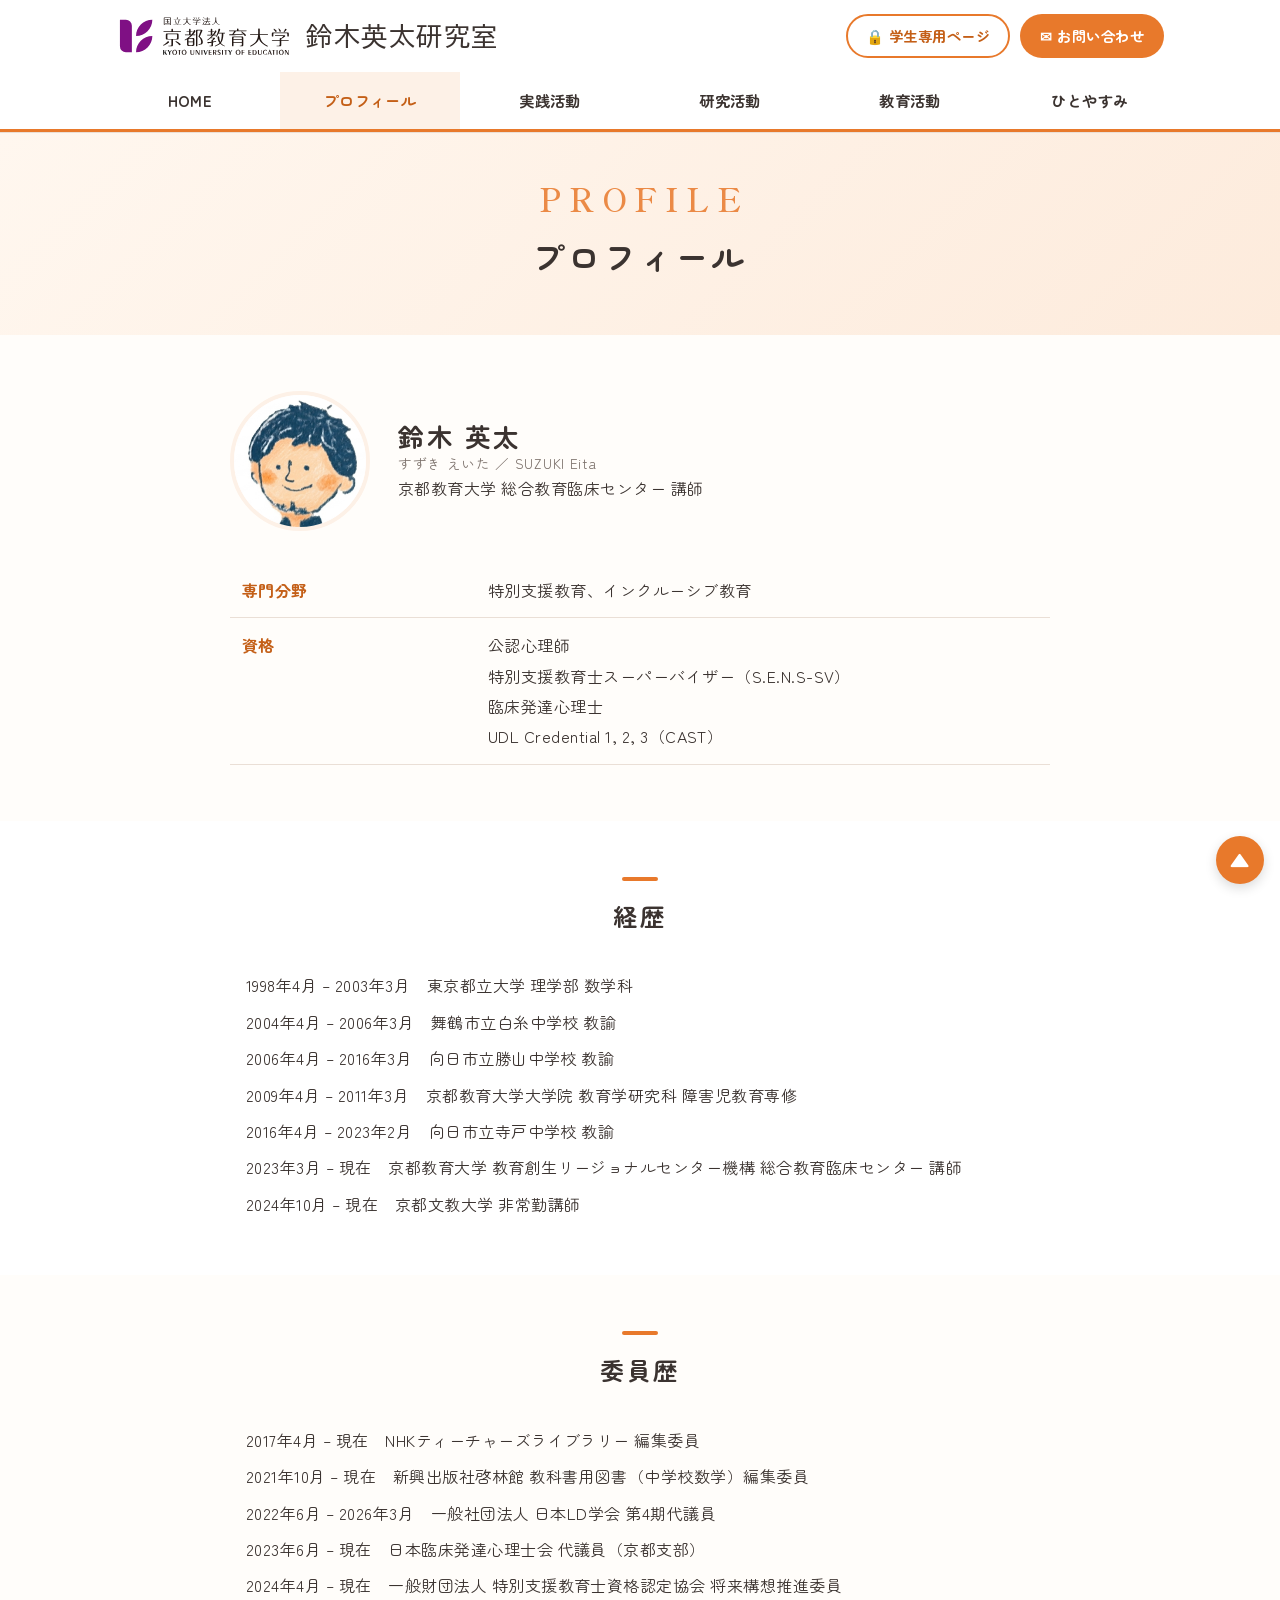
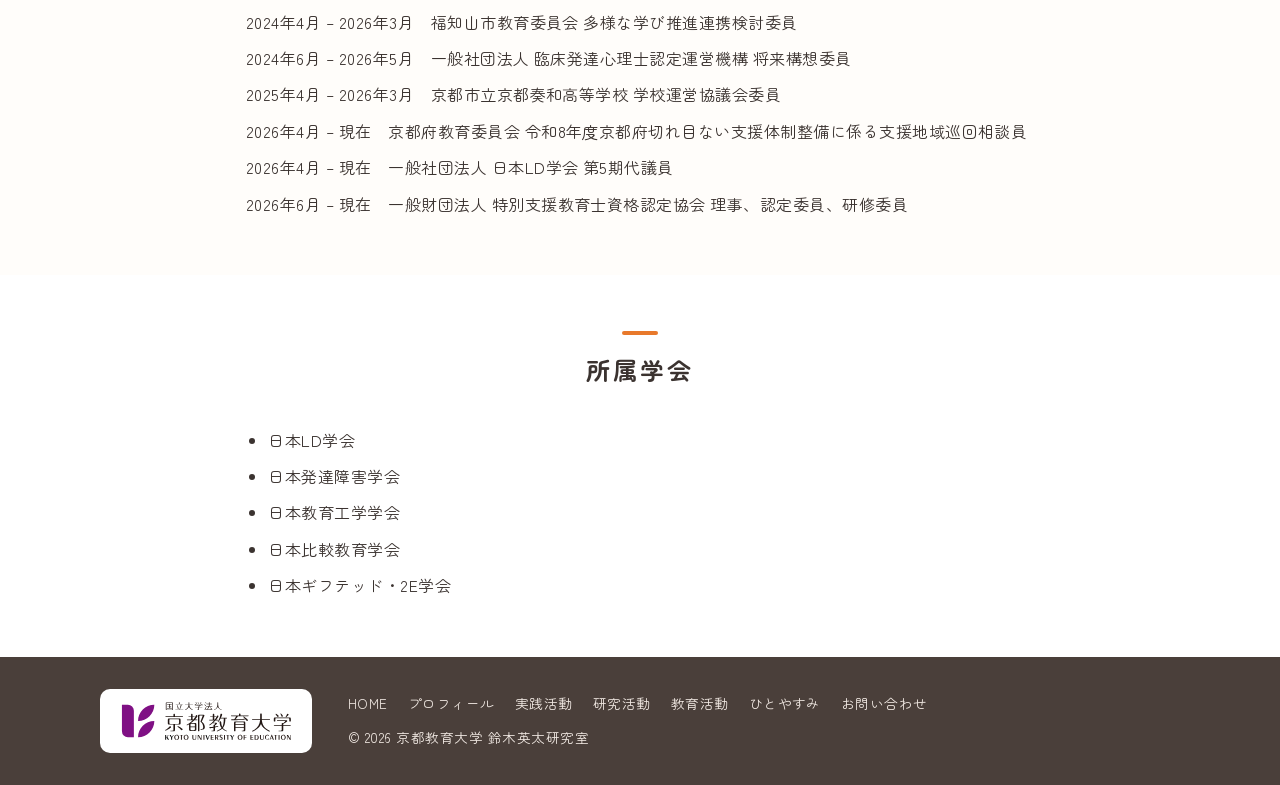
<file: profile/index.html>
<!doctype html>
<html lang="ja">
<head>
<meta charset="utf-8">
<meta name="viewport" content="width=device-width, initial-scale=1">
<title>プロフィール | 鈴木英太研究室｜京都教育大学</title>
<meta name="description" content="鈴木英太（京都教育大学 総合教育臨床センター 講師）の経歴・委員歴・資格・所属学会です。公認心理師、臨床発達心理士、特別支援教育士スーパーバイザー、UDL Credentialを取得。">
<meta property="og:type" content="website">
<meta property="og:site_name" content="鈴木英太研究室">
<meta property="og:locale" content="ja_JP">
<meta property="og:title" content="プロフィール | 鈴木英太研究室｜京都教育大学">
<meta property="og:description" content="鈴木英太（京都教育大学 総合教育臨床センター 講師）の経歴・委員歴・資格・所属学会です。公認心理師、臨床発達心理士、特別支援教育士スーパーバイザー、UDL Credentialを取得。">
<meta property="og:url" content="https://lab.e-edu.jp/profile/">
<meta property="og:image" content="https://lab.e-edu.jp/assets/ogp.png">
<meta property="og:image:width" content="1200">
<meta property="og:image:height" content="630">
<meta name="twitter:card" content="summary_large_image">
<link rel="preconnect" href="https://fonts.googleapis.com">
<link rel="preconnect" href="https://fonts.gstatic.com" crossorigin>
<link href="https://fonts.googleapis.com/css2?family=Zen+Maru+Gothic:wght@400;700&family=Shippori+Mincho:wght@600&family=BIZ+UDPGothic:wght@400&display=swap" rel="stylesheet">
<link rel="icon" href="/favicon.ico" sizes="48x48">
<link rel="icon" type="image/png" href="/assets/icon-192.png" sizes="192x192">
<link rel="apple-touch-icon" href="/assets/apple-touch-icon.png">
<link rel="stylesheet" href="/assets/style.css">
</head>
<body id="top">

<header class="site-header">
  <div class="header-inner">
    <a class="brand" href="/"><img src="/assets/kyokyo-logo.svg" alt="国立大学法人 京都教育大学" width="176" height="44"><strong>鈴木英太研究室</strong></a>
    <div class="header-actions">
      <a class="student-btn" href="/student/">🔒 学生専用ページ</a>
      <a class="contact-btn" href="/contact/">✉ お問い合わせ</a>
    </div>
    <button class="menu-toggle" type="button" aria-label="メニューを開く" aria-expanded="false">☰</button>
  </div>
  <nav class="global-nav" aria-label="メインメニュー">
    <ul>
      <li><a href="/">HOME</a></li>
      <li><a href="/profile/" aria-current="page">プロフィール</a></li>
      <li><a href="/practice/">実践活動</a></li>
      <li><a href="/research/">研究活動</a></li>
      <li><a href="/education/">教育活動</a></li>
      <li><a href="/hitoyasumi/">ひとやすみ</a></li>
      <li class="sp-only"><a href="/student/">学生専用ページ</a></li>
      <li class="sp-only"><a href="/contact/">お問い合わせ</a></li>
    </ul>
  </nav>
</header>

<main>
<div class="page-title"><p>PROFILE</p><h1>プロフィール</h1></div>
<section>
  <div class="wrap">
    <div class="profile-head">
      <img src="/assets/portrait.png" alt="鈴木英太のイラスト" width="449" height="461">
      <div>
        <p class="profile-name">鈴木 英太<small>すずき えいた ／ SUZUKI Eita</small></p>
        <p>京都教育大学 総合教育臨床センター 講師</p>
      </div>
    </div>
    <table class="table">
      <tr><th>専門分野</th><td>特別支援教育、インクルーシブ教育</td></tr>
      <tr><th>資格</th><td>公認心理師<br>特別支援教育士スーパーバイザー（S.E.N.S-SV）<br>臨床発達心理士<br>UDL Credential 1, 2, 3（CAST）</td></tr>
    </table>
  </div>
</section>
<section>
  <div class="wrap prose">
    <h2>経歴</h2>
    <ul class="list no-bullet">
      <li>1998年4月 – 2003年3月　東京都立大学 理学部 数学科</li>
      <li>2004年4月 – 2006年3月　舞鶴市立白糸中学校 教諭</li>
      <li>2006年4月 – 2016年3月　向日市立勝山中学校 教諭</li>
      <li>2009年4月 – 2011年3月　京都教育大学大学院 教育学研究科 障害児教育専修</li>
      <li>2016年4月 – 2023年2月　向日市立寺戸中学校 教諭</li>
      <li>2023年3月 – 現在　京都教育大学 教育創生リージョナルセンター機構 総合教育臨床センター 講師</li>
      <li>2024年10月 – 現在　京都文教大学 非常勤講師</li>
    </ul>
  </div>
</section>
<section>
  <div class="wrap prose">
    <h2>委員歴</h2>
    <ul class="list no-bullet">
      <li>2017年4月 – 現在　NHKティーチャーズライブラリー 編集委員</li>
      <li>2021年10月 – 現在　新興出版社啓林館 教科書用図書（中学校数学）編集委員</li>
      <li>2022年6月 – 2026年3月　一般社団法人 日本LD学会 第4期代議員</li>
      <li>2023年6月 – 現在　日本臨床発達心理士会 代議員（京都支部）</li>
      <li>2024年4月 – 現在　一般財団法人 特別支援教育士資格認定協会 将来構想推進委員</li>
      <li>2024年4月 – 2026年3月　福知山市教育委員会 多様な学び推進連携検討委員</li>
      <li>2024年6月 – 2026年5月　一般社団法人 臨床発達心理士認定運営機構 将来構想委員</li>
      <li>2025年4月 – 2026年3月　京都市立京都奏和高等学校 学校運営協議会委員</li>
      <li>2026年4月 – 現在　京都府教育委員会 令和8年度京都府切れ目ない支援体制整備に係る支援地域巡回相談員</li>
      <li>2026年4月 – 現在　一般社団法人 日本LD学会 第5期代議員</li>
      <li>2026年6月 – 現在　一般財団法人 特別支援教育士資格認定協会 理事、認定委員、研修委員</li>
    </ul>
  </div>
</section>
<section>
  <div class="wrap prose">
    <h2>所属学会</h2>
    <ul class="list">
      <li>日本LD学会</li>
      <li>日本発達障害学会</li>
      <li>日本教育工学学会</li>
      <li>日本比較教育学会</li>
      <li>日本ギフテッド・2E学会</li>
    </ul>
  </div>
</section>
</main>

<footer class="site-footer">
<div class="footer-inner">
  <a class="banner-link" href="https://www.kyokyo-u.ac.jp/" target="_blank" rel="noopener"><img src="/assets/kyokyo-logo.svg" alt="国立大学法人 京都教育大学（公式サイトへ）" width="176" height="44"></a>
  <div class="footer-main">
  <nav>
      <a href="/">HOME</a>
      <a href="/profile/">プロフィール</a>
      <a href="/practice/">実践活動</a>
      <a href="/research/">研究活動</a>
      <a href="/education/">教育活動</a>
      <a href="/hitoyasumi/">ひとやすみ</a>
      <a href="/contact/">お問い合わせ</a>
  </nav>
  <p>&copy; 2026 京都教育大学 鈴木英太研究室</p>
  </div>
</div>
</footer>

<a class="to-top" href="#top" aria-label="ページの先頭へ">▲</a>
<script src="/assets/menu.js"></script>
</body>
</html>
</file>
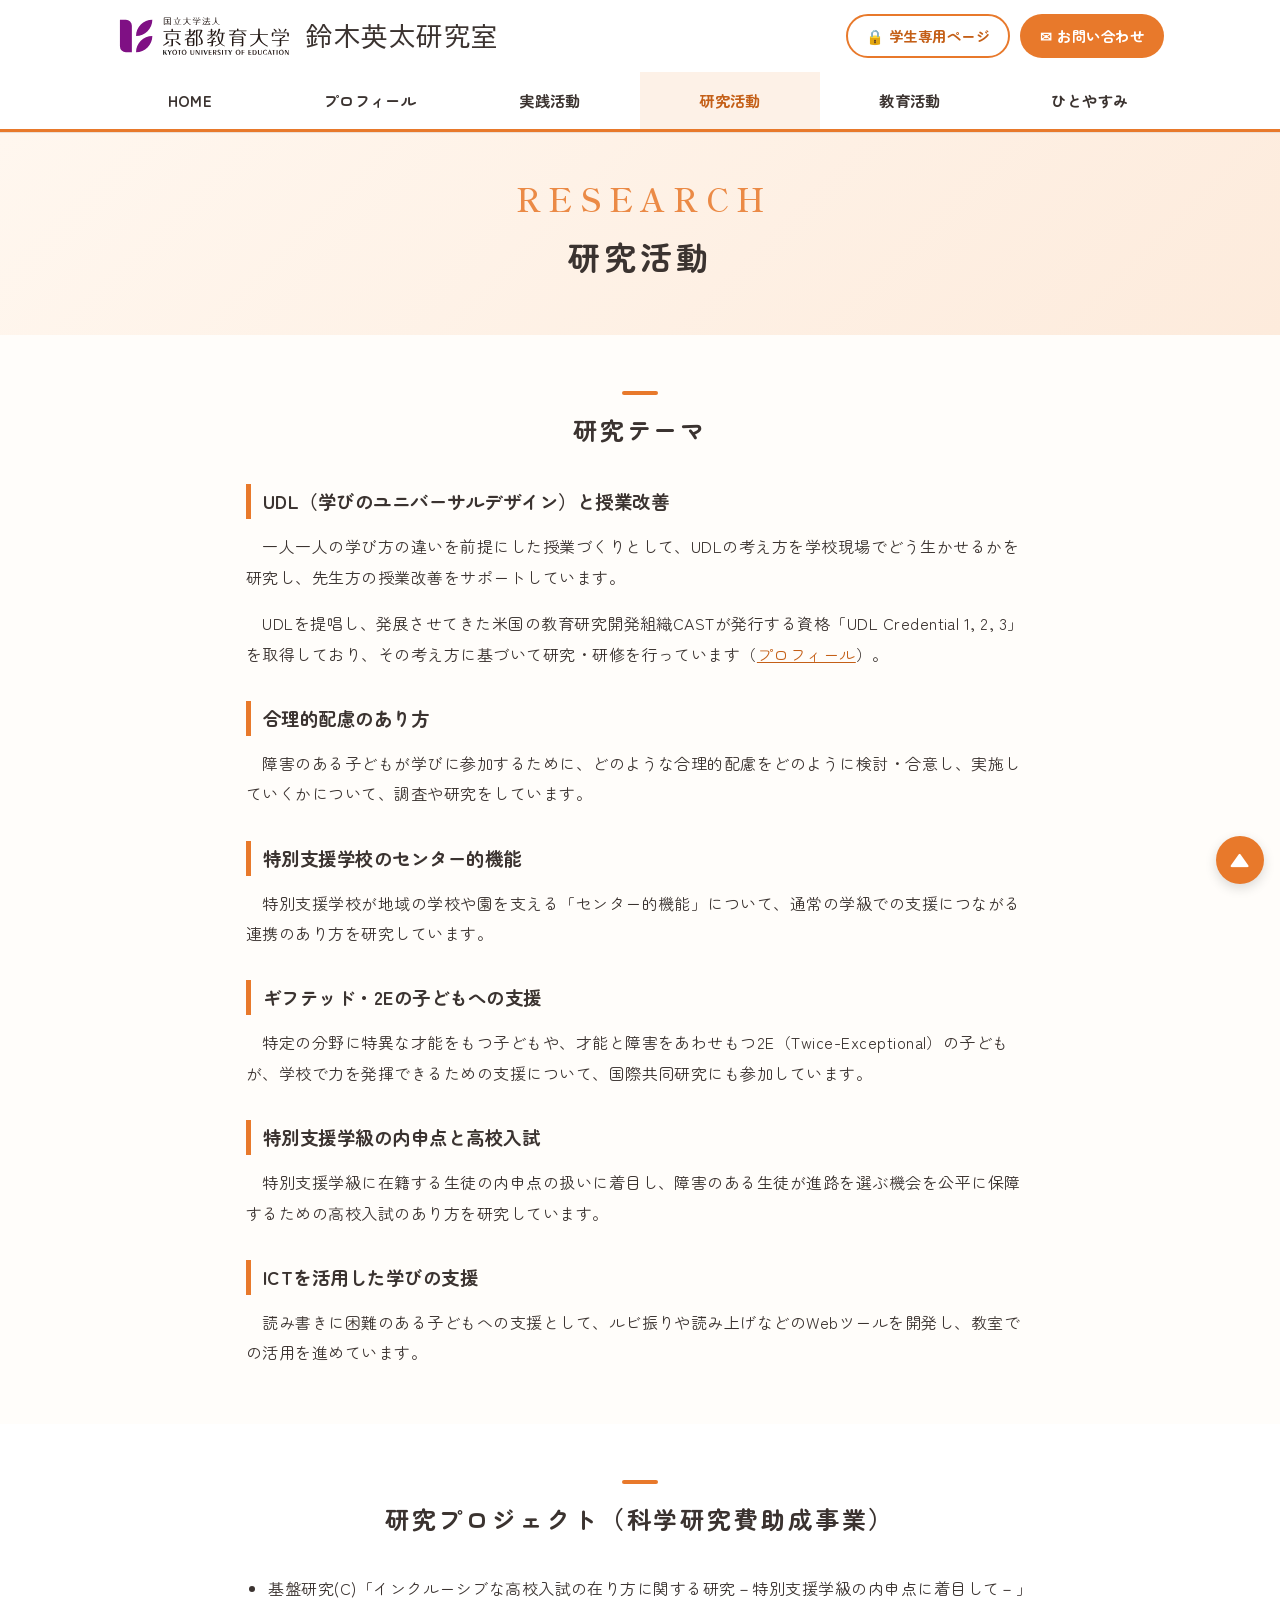
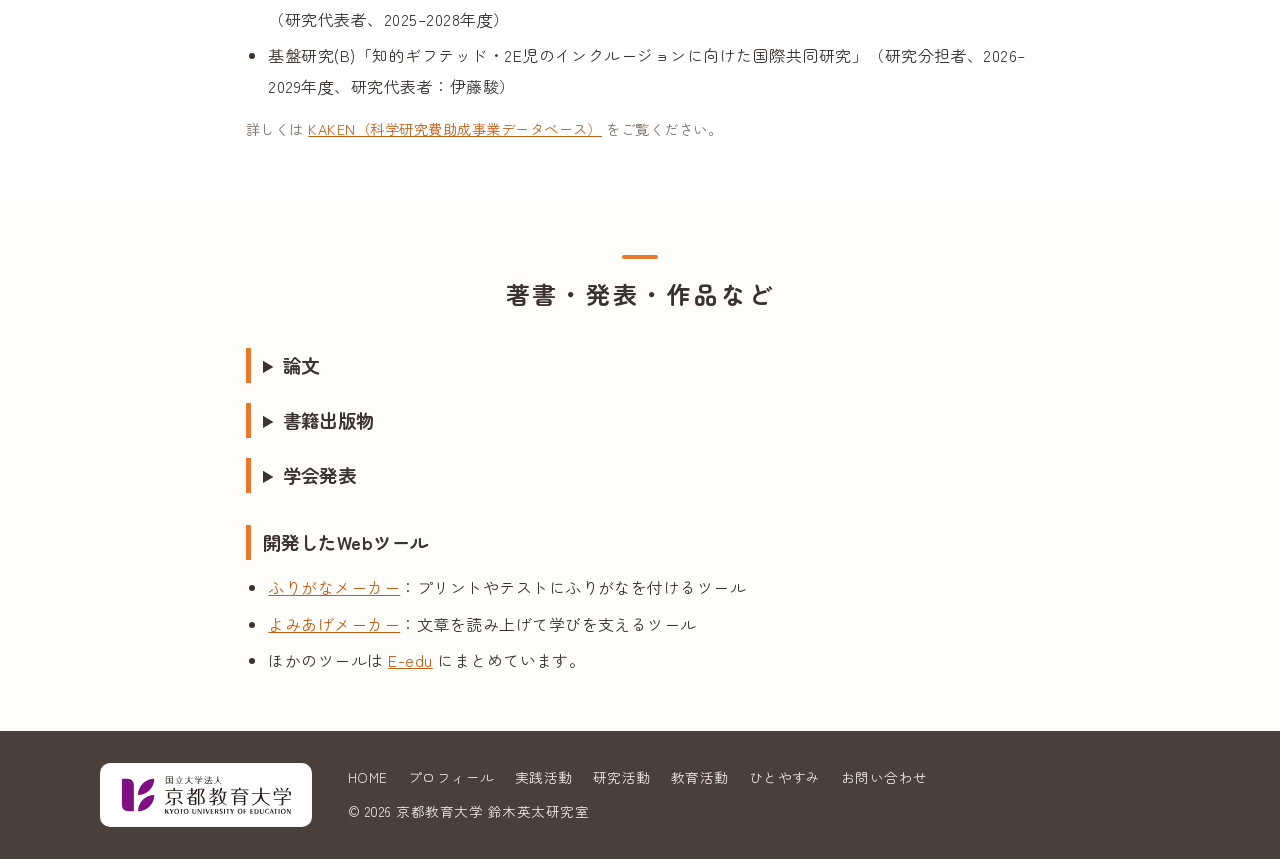
<file: research/index.html>
<!doctype html>
<html lang="ja">
<head>
<meta charset="utf-8">
<meta name="viewport" content="width=device-width, initial-scale=1">
<title>研究活動 | 鈴木英太研究室｜京都教育大学</title>
<meta name="description" content="UDL、合理的配慮、特別支援学校のセンター的機能、ギフテッド・2E、特別支援学級の内申点などの研究テーマと、論文・書籍・学会発表の一覧です。">
<meta property="og:type" content="website">
<meta property="og:site_name" content="鈴木英太研究室">
<meta property="og:locale" content="ja_JP">
<meta property="og:title" content="研究活動 | 鈴木英太研究室｜京都教育大学">
<meta property="og:description" content="UDL、合理的配慮、特別支援学校のセンター的機能、ギフテッド・2E、特別支援学級の内申点などの研究テーマと、論文・書籍・学会発表の一覧です。">
<meta property="og:url" content="https://lab.e-edu.jp/research/">
<meta property="og:image" content="https://lab.e-edu.jp/assets/ogp.png">
<meta property="og:image:width" content="1200">
<meta property="og:image:height" content="630">
<meta name="twitter:card" content="summary_large_image">
<link rel="preconnect" href="https://fonts.googleapis.com">
<link rel="preconnect" href="https://fonts.gstatic.com" crossorigin>
<link href="https://fonts.googleapis.com/css2?family=Zen+Maru+Gothic:wght@400;700&family=Shippori+Mincho:wght@600&family=BIZ+UDPGothic:wght@400&display=swap" rel="stylesheet">
<link rel="icon" href="/favicon.ico" sizes="48x48">
<link rel="icon" type="image/png" href="/assets/icon-192.png" sizes="192x192">
<link rel="apple-touch-icon" href="/assets/apple-touch-icon.png">
<link rel="stylesheet" href="/assets/style.css">
</head>
<body id="top">

<header class="site-header">
  <div class="header-inner">
    <a class="brand" href="/"><img src="/assets/kyokyo-logo.svg" alt="国立大学法人 京都教育大学" width="176" height="44"><strong>鈴木英太研究室</strong></a>
    <div class="header-actions">
      <a class="student-btn" href="/student/">🔒 学生専用ページ</a>
      <a class="contact-btn" href="/contact/">✉ お問い合わせ</a>
    </div>
    <button class="menu-toggle" type="button" aria-label="メニューを開く" aria-expanded="false">☰</button>
  </div>
  <nav class="global-nav" aria-label="メインメニュー">
    <ul>
      <li><a href="/">HOME</a></li>
      <li><a href="/profile/">プロフィール</a></li>
      <li><a href="/practice/">実践活動</a></li>
      <li><a href="/research/" aria-current="page">研究活動</a></li>
      <li><a href="/education/">教育活動</a></li>
      <li><a href="/hitoyasumi/">ひとやすみ</a></li>
      <li class="sp-only"><a href="/student/">学生専用ページ</a></li>
      <li class="sp-only"><a href="/contact/">お問い合わせ</a></li>
    </ul>
  </nav>
</header>

<main>
<div class="page-title"><p>RESEARCH</p><h1>研究活動</h1></div>
<section>
  <div class="wrap prose">
    <h2>研究テーマ</h2>
    <h3>UDL（学びのユニバーサルデザイン）と授業改善</h3>
    <p>　一人一人の学び方の違いを前提にした授業づくりとして、UDLの考え方を学校現場でどう生かせるかを研究し、先生方の授業改善をサポートしています。</p>
    <p>　UDLを提唱し、発展させてきた米国の教育研究開発組織CASTが発行する資格「UDL Credential 1, 2, 3」を取得しており、その考え方に基づいて研究・研修を行っています（<a href="/profile/">プロフィール</a>）。</p>
    <h3>合理的配慮のあり方</h3>
    <p>　障害のある子どもが学びに参加するために、どのような合理的配慮をどのように検討・合意し、実施していくかについて、調査や研究をしています。</p>
    <h3>特別支援学校のセンター的機能</h3>
    <p>　特別支援学校が地域の学校や園を支える「センター的機能」について、通常の学級での支援につながる連携のあり方を研究しています。</p>
    <h3>ギフテッド・2Eの子どもへの支援</h3>
    <p>　特定の分野に特異な才能をもつ子どもや、才能と障害をあわせもつ2E（Twice-Exceptional）の子どもが、学校で力を発揮できるための支援について、国際共同研究にも参加しています。</p>
    <h3>特別支援学級の内申点と高校入試</h3>
    <p>　特別支援学級に在籍する生徒の内申点の扱いに着目し、障害のある生徒が進路を選ぶ機会を公平に保障するための高校入試のあり方を研究しています。</p>
    <h3>ICTを活用した学びの支援</h3>
    <p>　読み書きに困難のある子どもへの支援として、ルビ振りや読み上げなどのWebツールを開発し、教室での活用を進めています。</p>
  </div>
</section>
<section>
  <div class="wrap prose">
    <h2>研究プロジェクト（科学研究費助成事業）</h2>
    <ul class="list">
      <li>基盤研究(C)「インクルーシブな高校入試の在り方に関する研究－特別支援学級の内申点に着目して－」（研究代表者、2025–2028年度）</li>
      <li>基盤研究(B)「知的ギフテッド・2E児のインクルージョンに向けた国際共同研究」（研究分担者、2026–2029年度、研究代表者：伊藤駿）</li>
    </ul>
    <p class="note">詳しくは <a href="https://nrid.nii.ac.jp/nrid/1000000978760/" target="_blank" rel="noopener">KAKEN（科学研究費助成事業データベース）</a> をご覧ください。</p>
  </div>
</section>
<section>
  <div class="wrap prose">
    <h2>著書・発表・作品など</h2>
    <details class="fold">
      <summary>論文</summary>
    <ul class="list">
      <li>鈴木英太，門下祐子（2026）京都府内高等学校における合理的配慮の実施状況と配慮事例の分析ーアンケート調査と事例収集に基づく実態把握－．発達障害研究，48（2），149–160．</li>
      <li>伊藤駿，鈴木英太，菊井雅志（2026）高等教育機関におけるギフテッド教育に向けた論点整理―オーストラリア・タスマニア大学での取り組みに注目して―．日本ギフテッド・2E 研究，1，74–82．</li>
      <li>鈴木英太，榊原久直（2026）京都府における特別支援学校のセンター的機能の実態調査と今後の在り方に関する研究．京都教育大学総合教育臨床センター研究紀要，第5号，111–119．</li>
      <li>鈴木英太，伊藤駿，菊井雅志（2026）オーストラリア・クイーンズランド州の私立学校における ギフテッド教育プログラムの現状．京都教育大学総合教育臨床センター研究紀要，第5号，101–109．</li>
      <li>伊藤駿，鈴木英太（2026）オーストラリア・クイーンズランド州におけるギフテッド教育 ―2 校への訪問調査をもとに ―．立命館教職教育研究，第13号，41–51．</li>
      <li>鈴木英太，門下祐子（2025）京都府内高等学校における合理的配慮に関する課題の検討．一般社団法人日本LD学会第34回大会論文集，330–331．</li>
      <li>鈴木英太，巖早紀，相澤雅文（2024）知的障害教育における算数科の系統性と発達段階に関する研究― 特別支援学校学習指導要領（知的）小学部第 1 段階，第 2 段階に着目して ―．京都教育大学 総合教育臨床センター研究紀要，第3号，25–35．</li>
      <li>鈴木英太（2021）ＭＳＰＡを活用した中学校から高等学校への移行支援．臨床発達心理実践研究，16（2），119–130．</li>
      <li>鈴木英太，相澤雅文（2016）中学校の通級指導教室における実践・研究に関する一考察．京都教育大学特別支援教育臨床実習センター年報，第6号，13–21．</li>
      <li>鈴木英太，相澤雅文（2015）通常の学級に在籍する中学生における職場体験の効果－特別な支援が必要な生徒に着目して－．LD研究，24（4），518–525．</li>
      <li>鈴木英太，相澤雅文（2014）「特別な支援が必要な生徒」における高校進学動機に関する研究．LD研究，23（2），207–214．</li>
      <li>鈴木英太，相澤雅文（2011）中学校から高等学校への移行支援 -発達障害が疑われる生徒に対する移行支援シートの活用-．京都教育大学特別支援教育臨床実習センター年報，第1号，77–86．</li>
    </ul>
    </details>
    <details class="fold">
      <summary>書籍出版物</summary>
    <ul class="list">
      <li>「LD,ADHD&amp;ASD」PLUS 学習指導要領改訂のゆくえ 特別支援学級・通級・通常の学級．明治図書，2026年9月．（分担執筆：自立活動【事例】通級による指導での指導例）</li>
      <li>キャリア発達を支える! 知的障害・発達障害のある子どもたちへの包括的性教育．クリエイツかもがわ，2026年3月．（共著：第１章３節「思春期・青年期における性教育の課題」）</li>
      <li>事例とQ&amp;Aで学ぶ！スクールカウンセラーと教員のための発達支援入門．小学館，2026年2月．（共著：第１部Case2，第２部第３章Q&amp;A）</li>
      <li>未来へひろがる数学１・２・３（教科書）．新興出版社啓林館，2025年2月．（共著）</li>
      <li>未来へひろがる数学 指導書（第１部 通論，第２部詳説 指導研究編・朱註編・ICT活用ブック）．新興出版社啓林館，2025年3月．（共著・分担執筆）</li>
      <li>新訂版 教員になりたい学生のための テキスト特別支援教育．クリエイツかもがわ，2024年3月．（共編著）</li>
      <li>特別支援教育の理論と実践［第4版］Ⅲ 特別支援教育士〔S.E.N.S〕の役割・実習．金剛出版，2023年4月．（分担執筆）</li>
      <li>MSPA(発達障害の要支援度評価尺度)の理解と活用．勁草書房，2018年10月．（分担執筆）</li>
    </ul>
    </details>
    <details class="fold">
      <summary>学会発表</summary>
    <ul class="list">
      <li>ITO Shun, SUZUKI Eita, KOTANI Hiromi（2026）Cross-System Consultation for Gifted and Twice-Exceptional Students in Japan．CEC 2026 Convention．（ポスター発表）</li>
      <li>ITO Shun, SUZUKI Eita, SATO Shunichi, Nagaoka Daiki, KOTANI Hiromi（2026）Understanding and Preventing School Refusal through Multi-Stakeholder Collaboration and Daily Well-Being Data．CEC 2026 Convention．（ポスター発表）</li>
      <li>Shun Ito, Eita Suzuki, Shunichi Sato, Hiromi Kotani, Masashi Kikui, Yosuke Shimizu（2026）Transforming School Culture through Student Voices: A Social Model Approach to Supporting the Strengths and Challenges of Twice-Exceptional Students．the 19th Asia-Pacific Conference on Giftedness (APCG2026)．</li>
      <li>伊藤駿，菊井雅志，清水陽介，鈴木英太，小谷裕実（2025）京都府における特定分野に才能のある児童生徒への支援の取り組み．日本ギフテッド・2E学会．（ポスター発表）</li>
      <li>清水里美，田中駿，松岡利規，鈴木英太，天下谷恭一，花熊暁（2025）教育現場における「発達障害の要支援度評価尺度（MSPA)」の活用．一般社団法人日本LD学会第34回大会．（公募シンポジウム）</li>
      <li>鈴木英太，門下祐子（2025）京都府内高等学校における合理的配慮に関する課題の検討．一般社団法人日本LD学会第34回大会．</li>
      <li>Collaborative Study on School Improvement to Prevent School Refusal through Partnerships among Educational Administration, Schools, Reserchers and Businesses．ICSEI Congress 2025（2025年2月）．（ポスター発表）</li>
      <li>鈴木英太，榊原久直（2024）特別支援学校のセンター的機能の活用に向けた今後の方略 －A県内小・中・高等学校への調査から見える課題意識に着目して－．日本LD学会第33回大会．</li>
      <li>鈴木英太，佐藤美幸，船曳康子，田端順子，竹島克典，花熊曉（2022）well-beingの視点から見た教育・医療・福祉のこれから．日本LD学会第31回大会．（指定シンポジウム）</li>
      <li>亀山史子，大久保圭子，鈴木英太，上戸綾子，井上和久（2019）特別な支援が必要な幼児児童生徒への就学前から就労までの移行支援．日本LD学会第28回大会．（公募シンポジウム）</li>
      <li>清水里美，鈴木英太，黒田美保，井上賞子，花熊暁（2019）発達障害のアセスメントと支援．日本LD学会第28回大会．（公募シンポジウム）</li>
      <li>鈴木英太（2018）ライフステージを通した支援を目指して－実践者が研究する意義－．日本LD学会第27回大会．（招待口頭発表）</li>
      <li>清水里美，家森百合子，鈴木英太，青山芳文，花熊暁，黒田美保（2018）医療と学校をつなぐアセスメント－共通言語としてのMSPAの役割－．日本LD学会第27回大会．（公募シンポジウム）</li>
      <li>清水里美，鈴木英太，小川詩乃，青山芳文，花熊曉（2017）現場におけるMSPA（発達障害の要支援度評価尺度）概念の活用．日本LD学会第26回大会．（公募シンポジウム）</li>
      <li>清水里美，鋒山智子，鈴木英太，小川詩乃，花熊曉（2016）発達障害児者の支援におけるMSPA（発達障害の特性別評価法）の活用．日本LD学会第25回大会．</li>
      <li>清水里美，船曳康子，鋒山智子，鈴木英太，青山芳文，花熊暁（2015）学校現場における発達障害用の要支援度評価スケール（MSPA）の活用～アセスメントから支援へどうつなげるか～．日本LD学会第24回大会．</li>
      <li>鈴木英太，相澤雅文（2014）キャリア意識と発達障害～通常の学級に在籍する中学生への調査から～．日本LD学会第23回大会．（ポスター発表）</li>
      <li>鈴木英太，相澤雅文（2012）中学校から高等学校への移行支援に関する研究～通常の学級に在籍する「特別な支援が必要な」生徒の進学動機に着目して～．日本LD学会第21回大会．</li>
      <li>鈴木英太，相澤雅文（2011）「気になる」生徒の中学校から高等学校への移行支援に関する研究（2）～移行支援シート活用の事例から～．日本LD学会第20回大会．（ポスター発表）</li>
      <li>鈴木英太，相澤雅文（2010）「気になる」生徒の中学校から高等学校への移行支援に関する研究（１）～移行支援シート作成の視点から～．日本LD学会第19回大会．</li>
    </ul>
    </details>
    <h3>開発したWebツール</h3>
    <ul class="list">
      <li><a href="https://furigana.e-edu.jp/" target="_blank" rel="noopener">ふりがなメーカー</a>：プリントやテストにふりがなを付けるツール</li>
      <li><a href="https://yomiage.e-edu.jp/" target="_blank" rel="noopener">よみあげメーカー</a>：文章を読み上げて学びを支えるツール</li>
      <li>ほかのツールは <a href="https://e-edu.jp/" target="_blank" rel="noopener">E-edu</a> にまとめています。</li>
    </ul>
  </div>
</section>
</main>

<footer class="site-footer">
<div class="footer-inner">
  <a class="banner-link" href="https://www.kyokyo-u.ac.jp/" target="_blank" rel="noopener"><img src="/assets/kyokyo-logo.svg" alt="国立大学法人 京都教育大学（公式サイトへ）" width="176" height="44"></a>
  <div class="footer-main">
  <nav>
      <a href="/">HOME</a>
      <a href="/profile/">プロフィール</a>
      <a href="/practice/">実践活動</a>
      <a href="/research/">研究活動</a>
      <a href="/education/">教育活動</a>
      <a href="/hitoyasumi/">ひとやすみ</a>
      <a href="/contact/">お問い合わせ</a>
  </nav>
  <p>&copy; 2026 京都教育大学 鈴木英太研究室</p>
  </div>
</div>
</footer>

<a class="to-top" href="#top" aria-label="ページの先頭へ">▲</a>
<script src="/assets/menu.js"></script>
</body>
</html>
</file>
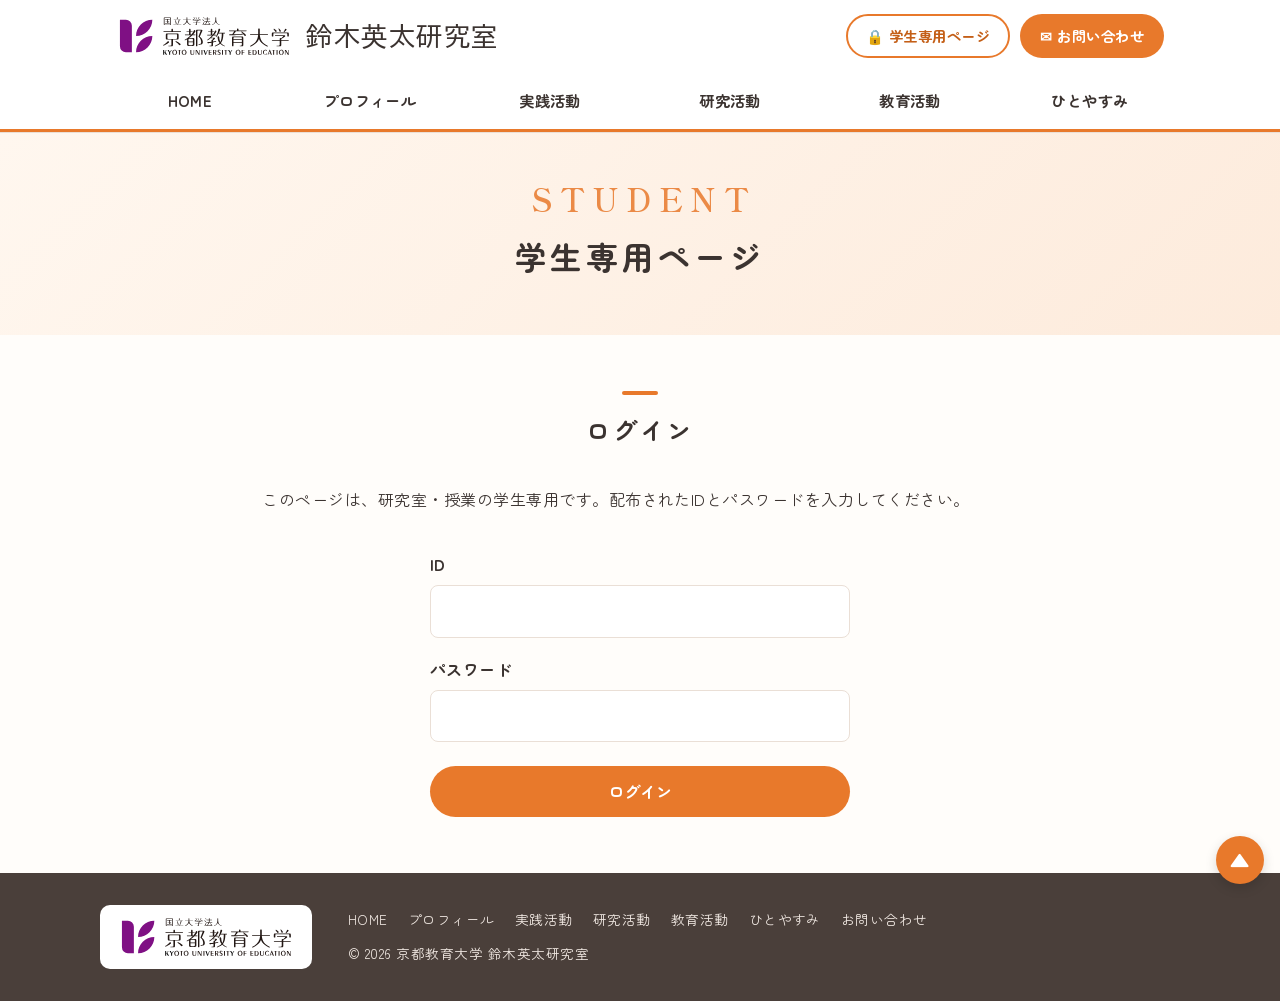
<file: student/index.html>
<!doctype html>
<html lang="ja">
<head>
<meta charset="utf-8">
<meta name="viewport" content="width=device-width, initial-scale=1">
<!-- 学生専用ページは検索結果に出さない -->
<meta name="robots" content="noindex">
<title>学生専用ページ | 鈴木英太研究室｜京都教育大学</title>
<meta name="description" content="京都教育大学 総合教育臨床センター 鈴木英太研究室のホームページです。特別支援教育・インクルーシブ教育に関する研究・臨床・教育活動を紹介しています。">
<meta property="og:type" content="website">
<meta property="og:site_name" content="鈴木英太研究室">
<meta property="og:locale" content="ja_JP">
<meta property="og:title" content="学生専用ページ | 鈴木英太研究室｜京都教育大学">
<meta property="og:description" content="京都教育大学 総合教育臨床センター 鈴木英太研究室のホームページです。特別支援教育・インクルーシブ教育に関する研究・臨床・教育活動を紹介しています。">
<meta property="og:url" content="https://lab.e-edu.jp/student/">
<meta property="og:image" content="https://lab.e-edu.jp/assets/ogp.png">
<meta property="og:image:width" content="1200">
<meta property="og:image:height" content="630">
<meta name="twitter:card" content="summary_large_image">
<link rel="preconnect" href="https://fonts.googleapis.com">
<link rel="preconnect" href="https://fonts.gstatic.com" crossorigin>
<link href="https://fonts.googleapis.com/css2?family=Zen+Maru+Gothic:wght@400;700&family=Shippori+Mincho:wght@600&family=BIZ+UDPGothic:wght@400&display=swap" rel="stylesheet">
<link rel="icon" href="/favicon.ico" sizes="48x48">
<link rel="icon" type="image/png" href="/assets/icon-192.png" sizes="192x192">
<link rel="apple-touch-icon" href="/assets/apple-touch-icon.png">
<link rel="stylesheet" href="/assets/style.css">
</head>
<body id="top">

<header class="site-header">
  <div class="header-inner">
    <a class="brand" href="/"><img src="/assets/kyokyo-logo.svg" alt="国立大学法人 京都教育大学" width="176" height="44"><strong>鈴木英太研究室</strong></a>
    <div class="header-actions">
      <a class="student-btn" href="/student/">🔒 学生専用ページ</a>
      <a class="contact-btn" href="/contact/">✉ お問い合わせ</a>
    </div>
    <button class="menu-toggle" type="button" aria-label="メニューを開く" aria-expanded="false">☰</button>
  </div>
  <nav class="global-nav" aria-label="メインメニュー">
    <ul>
      <li><a href="/">HOME</a></li>
      <li><a href="/profile/">プロフィール</a></li>
      <li><a href="/practice/">実践活動</a></li>
      <li><a href="/research/">研究活動</a></li>
      <li><a href="/education/">教育活動</a></li>
      <li><a href="/hitoyasumi/">ひとやすみ</a></li>
      <li class="sp-only"><a href="/student/">学生専用ページ</a></li>
      <li class="sp-only"><a href="/contact/">お問い合わせ</a></li>
    </ul>
  </nav>
</header>

<main>
<div class="page-title"><p>STUDENT</p><h1>学生専用ページ</h1></div>
<section>
  <div class="wrap prose">
    <h2>ログイン</h2>
    <p>　このページは、研究室・授業の学生専用です。配布されたIDとパスワードを入力してください。</p>
    <form class="login-form" id="login-form" novalidate>
      <label for="login-id">ID</label>
      <input id="login-id" name="id" type="text" autocomplete="username" required>
      <label for="login-pw">パスワード</label>
      <input id="login-pw" name="password" type="password" autocomplete="current-password" required>
      <button type="submit">ログイン</button>
      <p class="login-msg" id="login-msg" role="status" hidden></p>
    </form>
  </div>
</section>
</main>

<footer class="site-footer">
<div class="footer-inner">
  <a class="banner-link" href="https://www.kyokyo-u.ac.jp/" target="_blank" rel="noopener"><img src="/assets/kyokyo-logo.svg" alt="国立大学法人 京都教育大学（公式サイトへ）" width="176" height="44"></a>
  <div class="footer-main">
  <nav>
      <a href="/">HOME</a>
      <a href="/profile/">プロフィール</a>
      <a href="/practice/">実践活動</a>
      <a href="/research/">研究活動</a>
      <a href="/education/">教育活動</a>
      <a href="/hitoyasumi/">ひとやすみ</a>
      <a href="/contact/">お問い合わせ</a>
  </nav>
  <p>&copy; 2026 京都教育大学 鈴木英太研究室</p>
  </div>
</div>
</footer>

<a class="to-top" href="#top" aria-label="ページの先頭へ">▲</a>
<script src="/assets/menu.js"></script>
<script src="/assets/student.js"></script>
</body>
</html>
</file>
<file: assets/style.css>
/* ===== 研究室サイト 共通スタイル ===== */
:root {
  --accent: #e8792b;        /* メインカラー（オレンジ） */
  --accent-dark: #c45f17;
  --accent-soft: #fdf1e7;
  --text: #3b3330;
  --muted: #7a6f69;
  --line: #eadfd6;
  --bg: #fffdfa;
  --white: #ffffff;
  --max: 1080px;
}

* { margin: 0; padding: 0; box-sizing: border-box; }

body {
  font-family: "Zen Maru Gothic", "Hiragino Maru Gothic ProN", "Noto Sans JP", sans-serif;
  color: var(--text);
  background: var(--bg);
  line-height: 1.9;
  letter-spacing: 0.03em;
}

a { color: var(--accent-dark); }
img { max-width: 100%; display: block; }

.wrap { max-width: var(--max); margin: 0 auto; padding: 0 16px; }

/* ---- ヘッダー ---- */
.site-header {
  background: var(--white);
  border-bottom: 1px solid var(--line);
  position: sticky; top: 0; z-index: 50;
}
.header-inner {
  display: flex; align-items: center; justify-content: space-between;
  gap: 16px; padding: 14px 16px; max-width: var(--max); margin: 0 auto;
}
.brand {
  display: flex; align-items: center; gap: 14px;
  text-decoration: none; color: var(--text); line-height: 1.2;
}
.brand img { height: 44px; width: auto; }
.brand strong {
  font-family: "BIZ UDPGothic", "BIZ UDPゴシック", "Meiryo", sans-serif;
  font-size: 1.6rem; font-weight: 400; letter-spacing: 0.06em; white-space: nowrap;
}

.contact-btn {
  background: var(--accent); color: var(--white); text-decoration: none;
  padding: 8px 20px; border-radius: 999px; font-weight: 700; font-size: 0.9rem;
  white-space: nowrap;
}
.contact-btn:hover { background: var(--accent-dark); }

.menu-toggle {
  display: none; background: none; border: 1px solid var(--line);
  border-radius: 8px; padding: 6px 10px; font-size: 1.1rem; cursor: pointer; color: var(--text);
}

/* ---- グローバルナビ ---- */
.global-nav { background: var(--white); border-bottom: 3px solid var(--accent); }
.global-nav ul {
  list-style: none; display: flex; justify-content: center;
  max-width: var(--max); margin: 0 auto;
}
.global-nav li { flex: 1; }
.global-nav a {
  display: block; text-align: center; padding: 14px 8px;
  text-decoration: none; color: var(--text); font-weight: 700; font-size: 0.95rem;
}
.global-nav a:hover, .global-nav a[aria-current="page"] {
  background: var(--accent-soft); color: var(--accent-dark);
}

/* ---- トップの大きな画像エリア ---- */
.hero {
  background:
    radial-gradient(circle at 15% 30%, #ffe3c9 0 18%, transparent 19%),
    radial-gradient(circle at 85% 70%, #ffd9b8 0 22%, transparent 23%),
    radial-gradient(circle at 70% 15%, #e6f4e1 0 12%, transparent 13%),
    linear-gradient(135deg, #fff7ef, #fdebdc);
  padding: 72px 16px; text-align: center;
}
.hero p.lead { font-size: clamp(1.3rem, 4vw, 2rem); font-weight: 700; letter-spacing: 0.1em; }
.hero p.sub { color: #000; margin-top: 8px; }

/* ---- 下層ページの見出し帯 ---- */
.page-title {
  background: linear-gradient(135deg, #fff7ef, #fdebdc);
  padding: 48px 16px; text-align: center;
}
.page-title h1 { font-size: clamp(1.5rem, 4vw, 2rem); letter-spacing: 0.12em; }
.page-title p {
  font-family: "Shippori Mincho", serif; font-weight: 600; line-height: 1.1;
  font-size: clamp(1.5rem, 4vw, 2rem); letter-spacing: 0.24em; text-indent: 0.24em;
  color: var(--accent); opacity: 0.85; margin-bottom: 10px;
}

/* ---- セクション ---- */
main section { padding: 56px 0; }
main section:nth-of-type(even) { background: var(--white); }

h2 {
  text-align: center; font-size: 1.5rem; margin-bottom: 32px; letter-spacing: 0.12em;
}
h2::before {
  content: ""; display: block; width: 36px; height: 4px; border-radius: 2px;
  background: var(--accent); margin: 0 auto 12px;
}
h3 {
  font-size: 1.15rem; margin: 32px 0 12px; padding-left: 12px;
  border-left: 5px solid var(--accent);
}
.prose { max-width: 820px; margin: 0 auto; }
.prose p + p { margin-top: 1em; }
.center { text-align: center; }

.placeholder { color: var(--muted); }

/* ---- 活動カード（トップ） ---- */
.cards {
  display: grid; grid-template-columns: repeat(3, 1fr); gap: 24px;
}
.card {
  display: block; text-decoration: none; color: var(--text);
  background: var(--white); border: 1px solid var(--line); border-radius: 16px;
  overflow: hidden; transition: transform .15s, box-shadow .15s;
}
.card:hover { transform: translateY(-3px); box-shadow: 0 8px 24px rgba(0,0,0,.08); }
.card .thumb {
  aspect-ratio: 16 / 9; display: grid; place-items: center; font-size: 2.6rem;
  background: var(--accent-soft);
}
.card .label { padding: 14px; text-align: center; font-weight: 700; }

/* ---- おしらせ ---- */
.news { max-width: 820px; margin: 0 auto; list-style: none; }
.news li {
  display: flex; gap: 24px; padding: 14px 4px; border-bottom: 1px dashed var(--line);
}
.news time { color: var(--accent-dark); font-weight: 700; white-space: nowrap; }

/* ---- 表（プロフィール・アクセス） ---- */
.table { width: 100%; max-width: 820px; margin: 0 auto; border-collapse: collapse; }
.table th, .table td {
  border-bottom: 1px solid var(--line); padding: 12px; text-align: left; vertical-align: top;
}
.table th { width: 30%; color: var(--accent-dark); white-space: nowrap; }

.list { padding-left: 1.4em; }
.list li + li { margin-top: 6px; }
.list.no-bullet { list-style: none; padding-left: 0; }
.note { margin-top: 1em; font-size: 0.9rem; color: var(--muted); }

/* ---- お問い合わせフォーム（Googleフォーム埋め込み） ---- */
.form-slot {
  margin-top: 24px; background: var(--white); border: 1px solid var(--line);
  border-radius: 16px; padding: 16px; text-align: center;
}
.form-slot iframe { display: block; width: 100%; height: 960px; border: 0; }

/* ---- プロフィールの顔イラスト ---- */
.profile-head {
  display: flex; align-items: center; gap: 28px;
  max-width: 820px; margin: 0 auto 32px;
}
.profile-head img {
  width: 140px; height: 140px; object-fit: cover; border-radius: 50%;
  border: 4px solid var(--accent-soft); background: var(--white);
}
.profile-name { font-size: 1.6rem; font-weight: 700; letter-spacing: 0.1em; line-height: 1.4; }
.profile-name small {
  display: block; font-size: 0.85rem; font-weight: 400; color: var(--muted); letter-spacing: 0.05em;
}

.sp-br { display: none; }

/* ---- フッター ---- */
.site-footer {
  background: #4a3f3a; color: #f3ebe5; padding: 32px 16px; text-align: center; font-size: 0.85rem;
}
.site-footer nav { display: flex; justify-content: center; flex-wrap: wrap; gap: 8px 20px; margin-bottom: 14px; }
.site-footer a { color: #f3ebe5; text-decoration: none; }
.site-footer a:hover { text-decoration: underline; }

/* ---- ページ上部へ戻るボタン ---- */
.to-top {
  position: fixed; right: 16px; bottom: 16px; width: 48px; height: 48px;
  border-radius: 50%; background: var(--accent); color: var(--white);
  display: grid; place-items: center; text-decoration: none; font-size: 1.2rem;
  box-shadow: 0 4px 12px rgba(0,0,0,.15);
}

.global-nav .sp-only { display: none; }

/* ---- スマホ ---- */
@media (max-width: 760px) {
  .global-nav .sp-only { display: block; }
  .brand { flex-direction: column; align-items: flex-start; gap: 2px; }
  .brand img { height: 30px; }
  .brand strong { font-size: 1.2rem; }
  .sp-br { display: inline; }
  .prose.center br { display: none; }
  .profile-head { flex-direction: column; text-align: center; gap: 12px; }
  .menu-toggle { display: block; }
  .contact-btn { display: none; }
  .global-nav { display: none; }
  .global-nav.open { display: block; }
  .global-nav ul { flex-direction: column; }
  .global-nav a { text-align: left; padding: 12px 16px; border-top: 1px solid var(--line); }
  .cards { grid-template-columns: 1fr; }
  .news li { flex-direction: column; gap: 2px; }
  .table th, .table td { display: block; width: 100%; }
  .table th { border-bottom: none; padding-bottom: 0; }
  main section { padding: 40px 0; }
}

/* ---- フッターの大学バナー ---- */
.footer-inner { max-width: var(--max); margin: 0 auto; display: flex; align-items: center; gap: 20px 36px; }
.footer-main { flex: 1; text-align: left; }
.footer-main nav { justify-content: flex-start; margin-bottom: 8px; }
.banner-link { display: inline-block; flex: none; background: var(--white); padding: 10px 18px; border-radius: 10px; }
@media (max-width: 720px) {
  .footer-inner { flex-direction: column; }
  .footer-main { text-align: center; }
  .footer-main nav { justify-content: center; margin-bottom: 14px; }
}
.banner-link img { height: 44px; width: auto; }
.banner-link:hover { opacity: 0.85; }

/* ---- お問い合わせ前の注意書き ---- */
.notice { background: var(--accent-soft); border: 1px solid var(--accent); border-radius: 12px; padding: 16px 20px; margin: 20px 0; font-size: 0.95rem; line-height: 1.8; }
.notice-title { font-weight: 700; color: var(--accent-dark); margin-bottom: 6px; }
.notice ul { padding-left: 1.3em; }
.notice li + li { margin-top: 6px; }


/* ---- 年ごとの小見出し ---- */
.year { margin: 28px 0 8px; font-size: 1rem; color: var(--accent-dark); letter-spacing: 0.1em; }

/* ---- 日付をそろえる一覧 ---- */
.year + .list li { display: grid; grid-template-columns: 6em 1fr; column-gap: 0.5em; }
.year + .list .d { font-variant-numeric: tabular-nums; white-space: nowrap; color: var(--muted); }

/* ---- 古い年は折りたたむ ---- */
.year-fold { margin: 28px 0 8px; }
.year-fold summary { cursor: pointer; font-size: 1rem; color: var(--accent-dark); letter-spacing: 0.1em; font-weight: 700; padding: 4px 0; }
.year-fold summary:hover { text-decoration: underline; }
.year-fold .list { margin-top: 10px; }
.year-fold .list li { display: grid; grid-template-columns: 6em 1fr; column-gap: 0.5em; }
.year-fold .list .d { font-variant-numeric: tabular-nums; white-space: nowrap; color: var(--muted); }

/* ---- 見出し形式の折りたたみ ---- */
.fold { margin: 20px 0; }
.fold summary { cursor: pointer; font-size: 1.15rem; font-weight: 700; padding-left: 12px; border-left: 5px solid var(--accent); }
.fold summary:hover { color: var(--accent-dark); }
.fold .list { margin-top: 14px; }

/* ---- ヘッダーのボタン（学生専用ページ・お問い合わせ） ---- */
.header-actions { display: flex; gap: 10px; align-items: center; }
.student-btn {
  background: var(--white); color: var(--accent-dark); text-decoration: none;
  border: 2px solid var(--accent); padding: 6px 18px; border-radius: 999px;
  font-weight: 700; font-size: 0.9rem; white-space: nowrap;
}
.student-btn:hover { background: var(--accent-soft); }
@media (max-width: 760px) { .header-actions { display: none; } }

/* ---- ログイン欄 ---- */
.login-form { max-width: 420px; margin: 24px auto 0; display: flex; flex-direction: column; gap: 6px; }
.login-form label { font-weight: 700; margin-top: 10px; }
.login-form input { font: inherit; padding: 10px 12px; border: 1px solid var(--line); border-radius: 8px; background: var(--white); }
.login-form input:focus { outline: 2px solid var(--accent); border-color: var(--accent); }
.login-form button { margin-top: 18px; font: inherit; font-weight: 700; padding: 10px; border: 0; border-radius: 999px; background: var(--accent); color: var(--white); cursor: pointer; }
.login-form button:hover { background: var(--accent-dark); }
.login-msg { margin-top: 14px; padding: 10px 14px; background: var(--accent-soft); border-radius: 8px; font-size: 0.95rem; }
</file>
